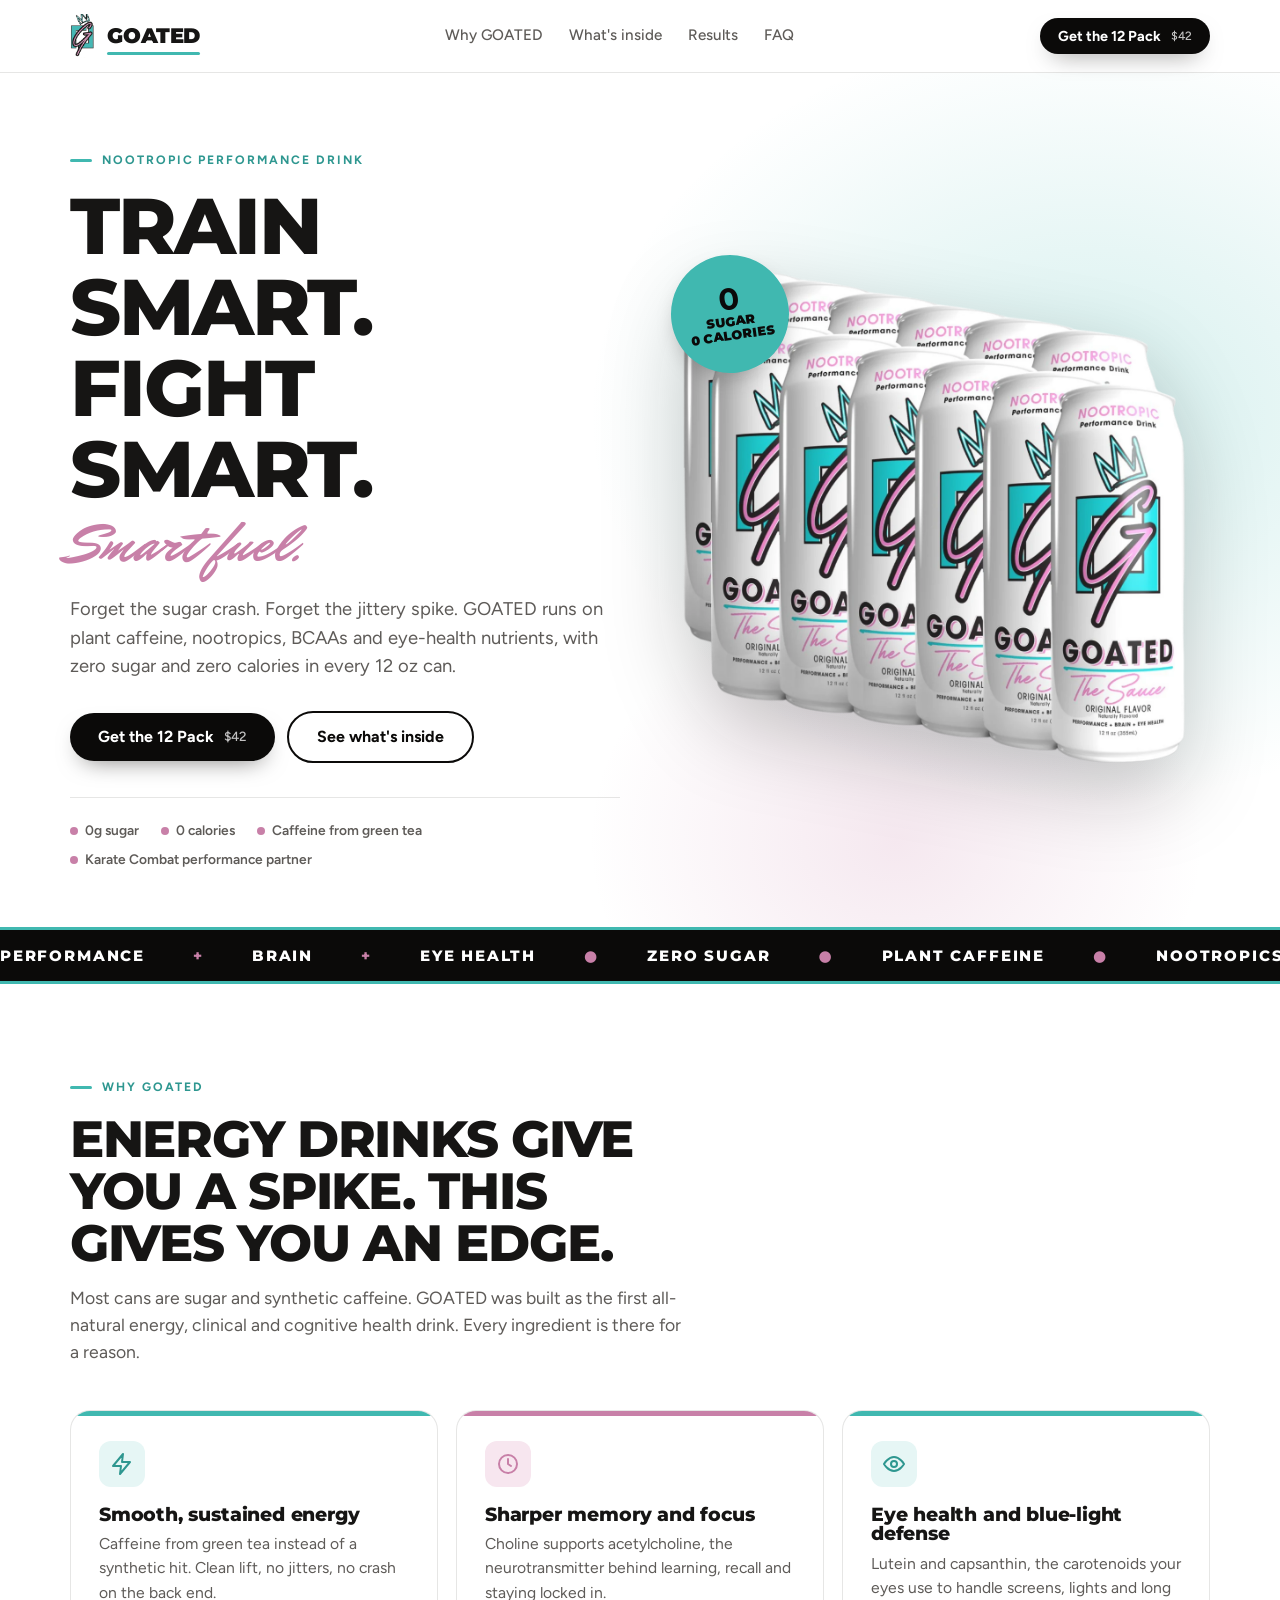
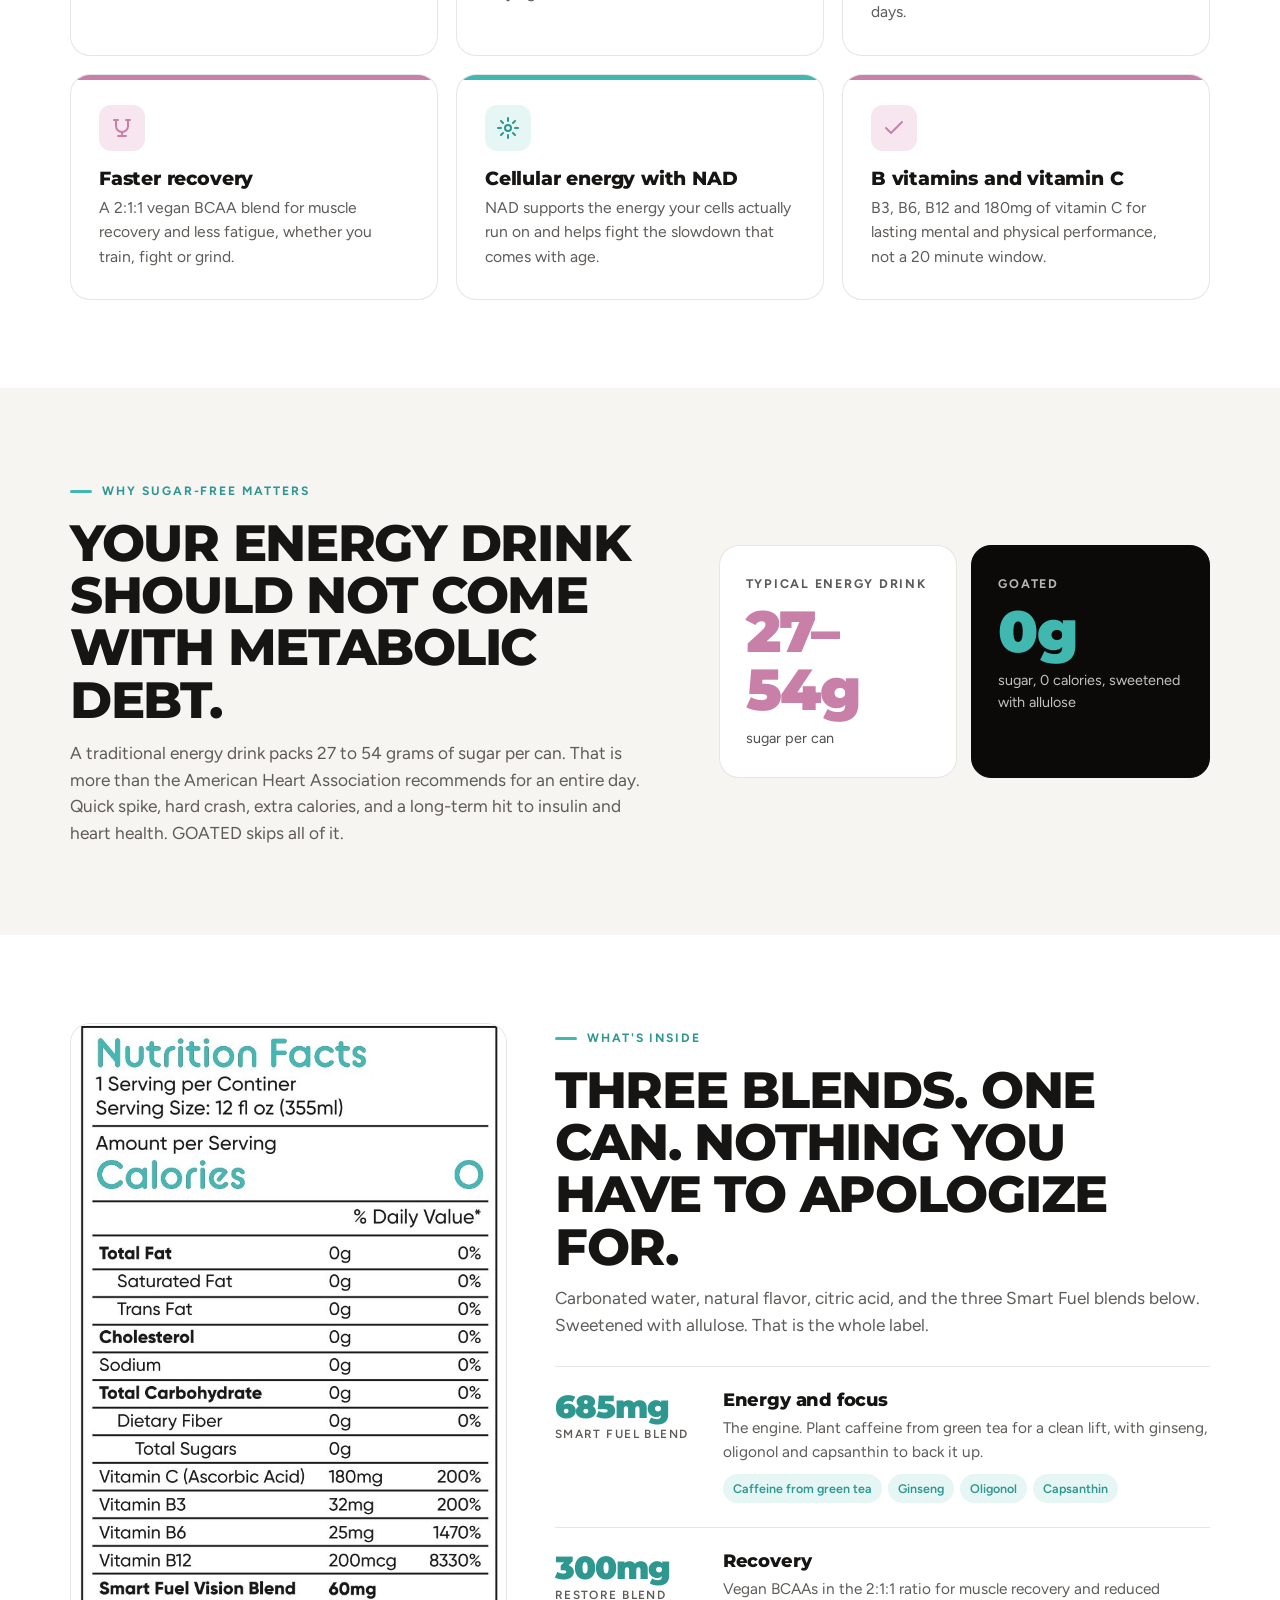
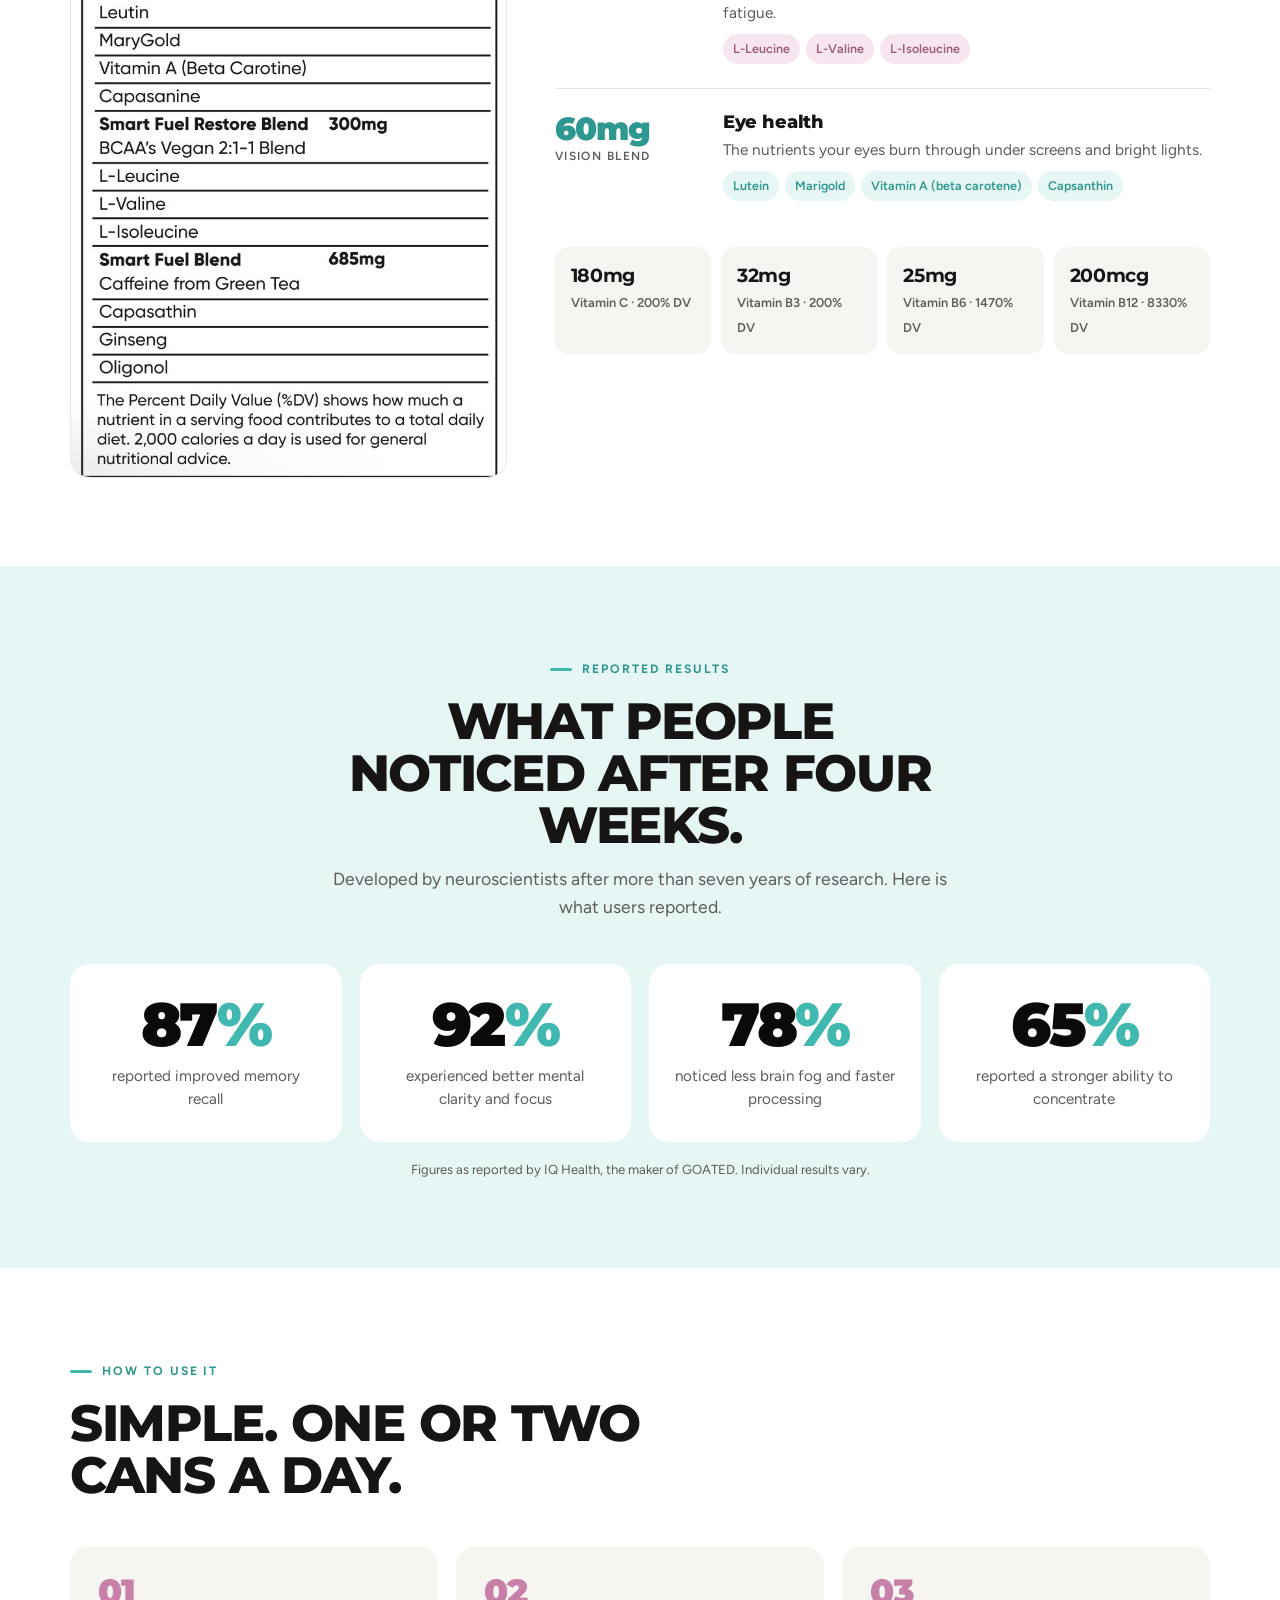
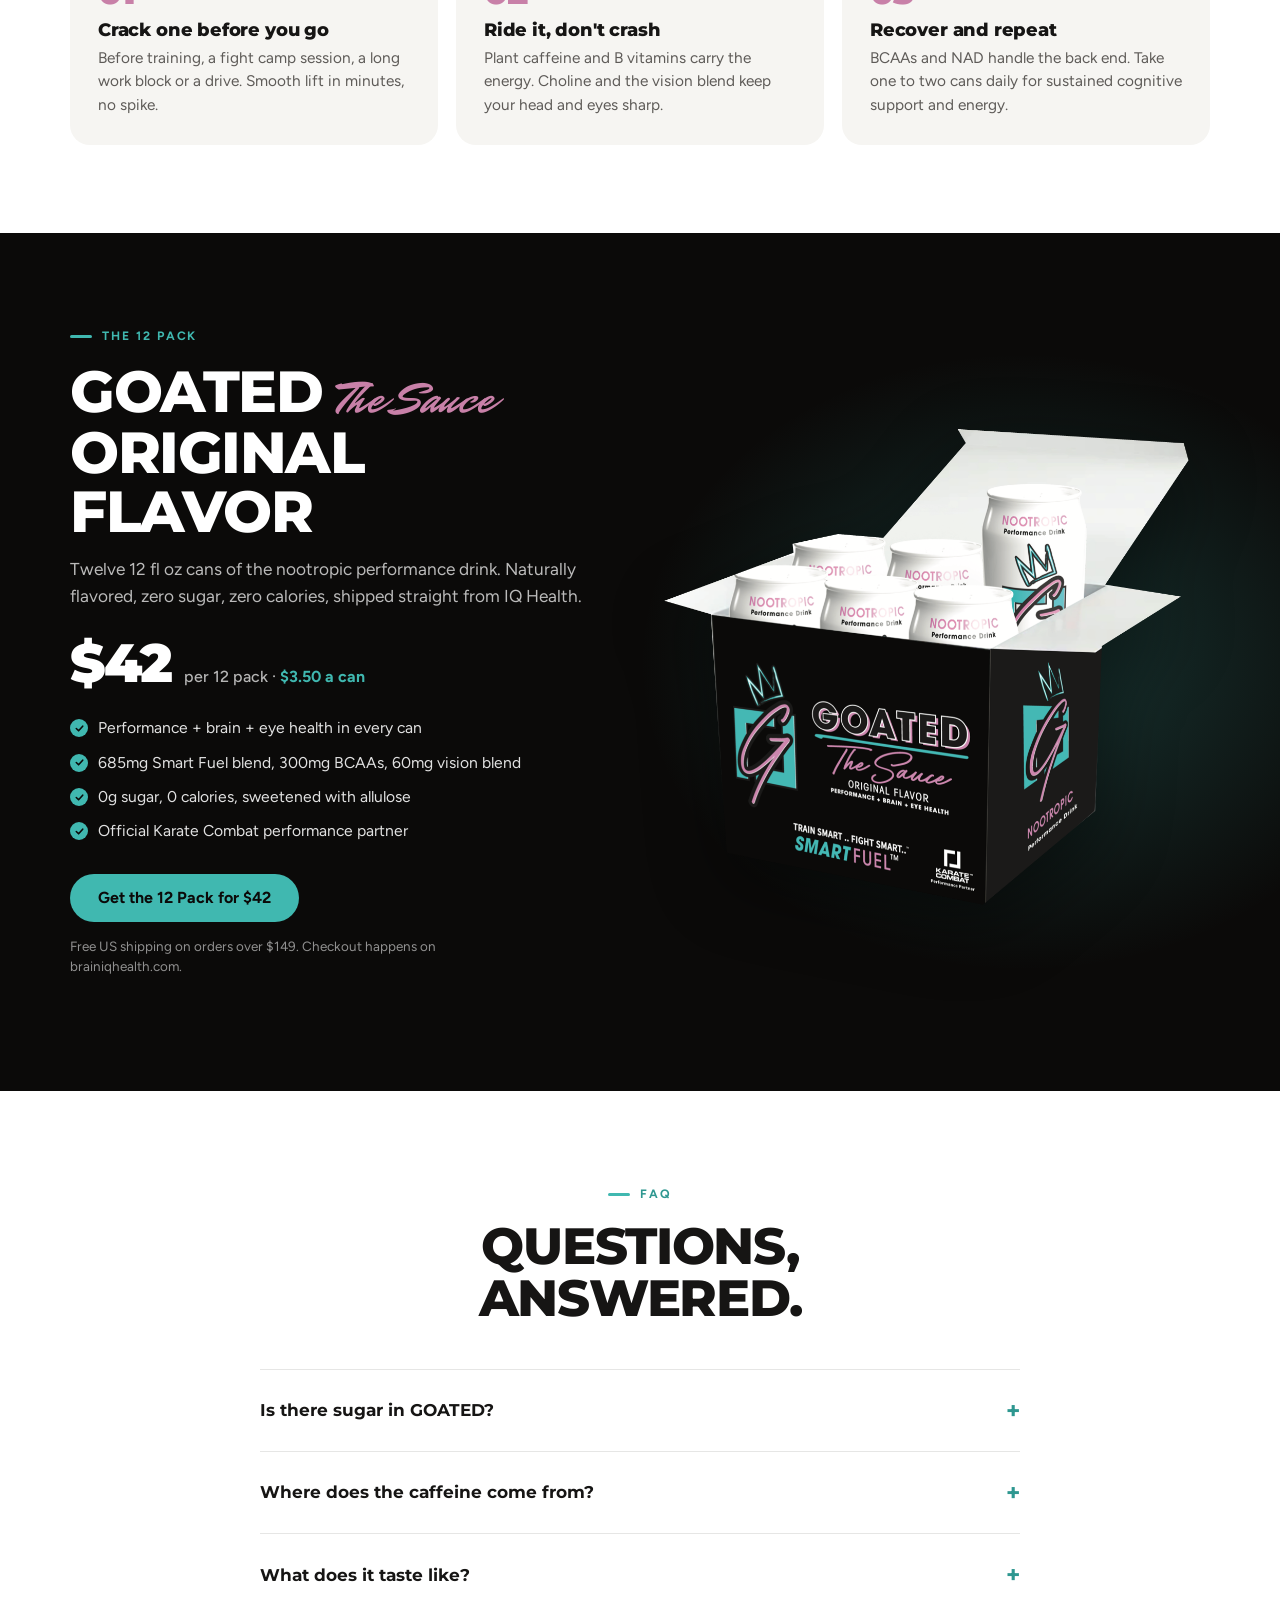
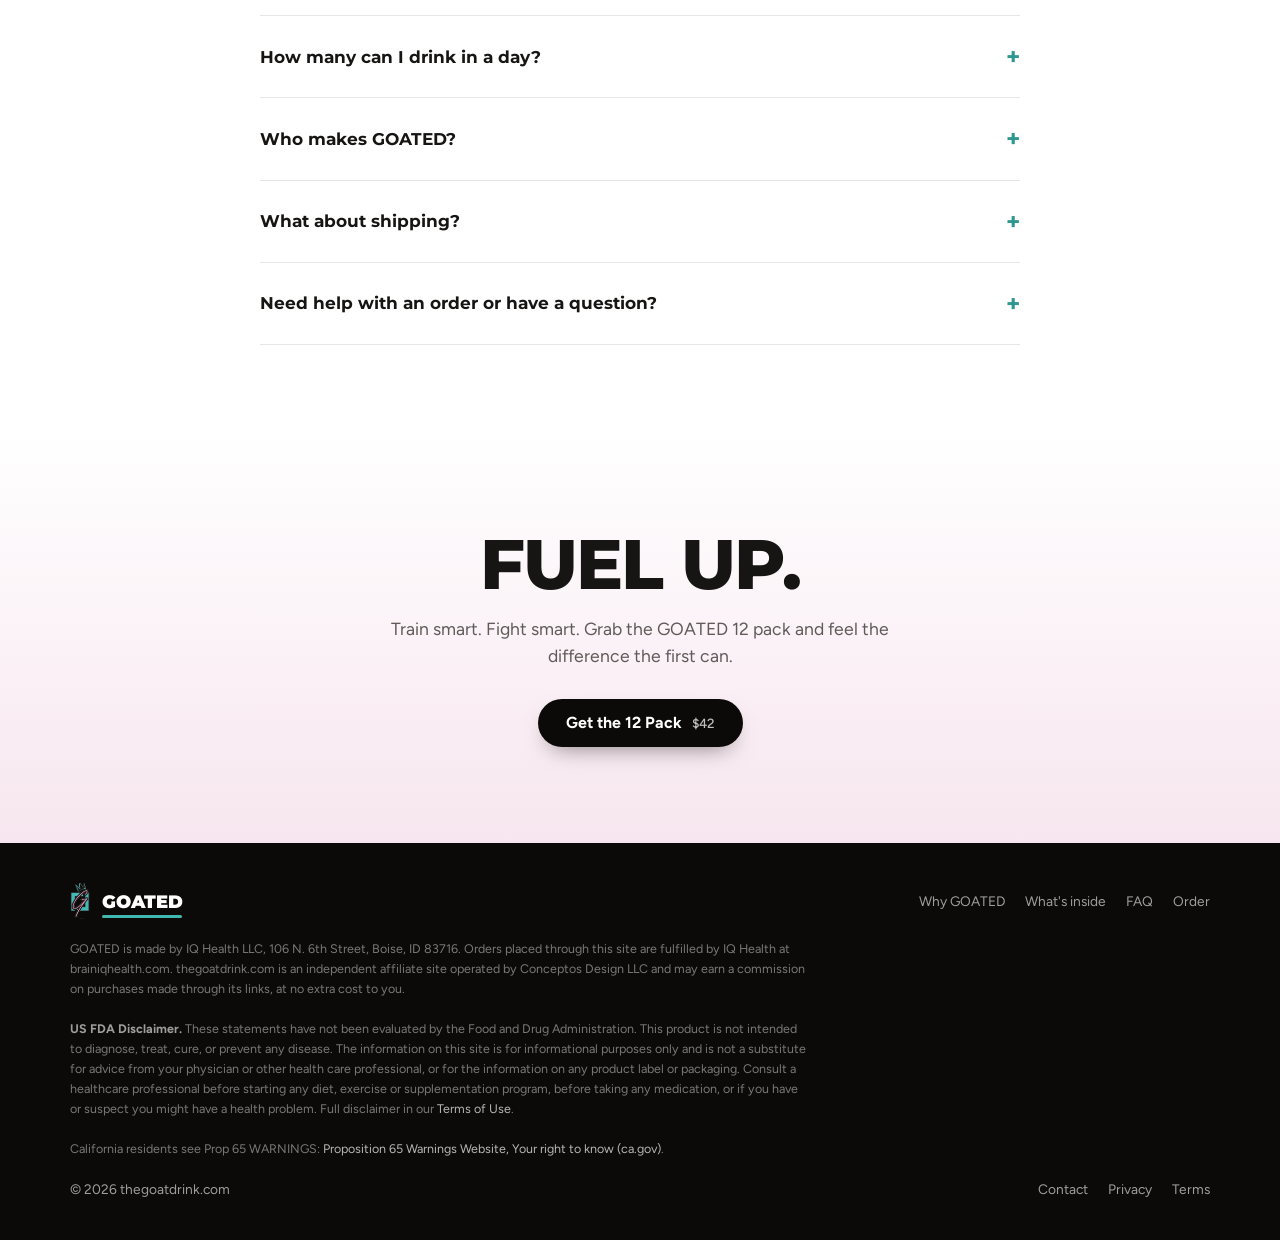
<file: index.html>
<!DOCTYPE html>
<html lang="en">
<head>
<meta charset="UTF-8">
<meta name="viewport" content="width=device-width, initial-scale=1.0">
<title>GOATED Nootropic Performance Drink | The GOAT Drink</title>
<meta name="description" content="GOATED is a zero sugar, zero calorie nootropic performance drink with plant caffeine, choline, lutein, BCAAs and NAD. Train smart, fight smart, smart fuel. 12 pack for $42.">
<link rel="canonical" href="https://thegoatdrink.com/">
<link rel="icon" href="assets/favicon.png">
<link rel="apple-touch-icon" href="assets/apple-touch-icon.png">
<meta property="og:title" content="GOATED Nootropic Performance Drink">
<meta property="og:description" content="Zero sugar. Zero calories. Plant caffeine, nootropics, BCAAs and eye health in a 12 oz can.">
<meta property="og:image" content="https://thegoatdrink.com/assets/og-image.jpg">
<meta property="og:url" content="https://thegoatdrink.com/">
<meta property="og:type" content="website">
<meta name="twitter:card" content="summary_large_image">
<link rel="preconnect" href="https://fonts.googleapis.com">
<link rel="preconnect" href="https://fonts.gstatic.com" crossorigin>
<link href="https://fonts.googleapis.com/css2?family=Montserrat:wght@700;800;900&family=Figtree:wght@400;500;600;700&family=Mr+Dafoe&display=swap" rel="stylesheet">
<style>
  /* ---- Brand tokens (sampled from the GOATED sell sheet) ---- */
  :root{
    --teal:#40b8b0;
    --teal-dark:#2e9790;
    --teal-tint:#e6f6f5;
    --pink:#c880a8;
    --pink-tint:#f7e6ef;
    --black:#0b0a09;
    --ink:#161514;
    --muted:#5e5b58;
    --paper:#ffffff;
    --paper-2:#f6f5f2;
    --line:rgba(11,10,9,.1);
    --radius:20px;
    --max:1140px;
    --head:"Montserrat",system-ui,sans-serif;
    --body:"Figtree",system-ui,sans-serif;
    --script:"Mr Dafoe",cursive;
  }
  *{box-sizing:border-box;margin:0;padding:0}
  html{scroll-behavior:smooth}
  body{background:var(--paper);color:var(--ink);font-family:var(--body);line-height:1.55;overflow-x:clip;-webkit-font-smoothing:antialiased}
  img{max-width:100%;display:block;height:auto}
  a{color:inherit;text-decoration:none}
  .wrap{width:min(100% - 32px,var(--max));margin-inline:auto}
  h1,h2,h3{font-family:var(--head);font-weight:800;letter-spacing:-.025em;line-height:1.02;text-transform:uppercase}
  h3{text-transform:none;letter-spacing:-.01em}
  .script{font-family:var(--script);font-weight:400;text-transform:none;letter-spacing:0;color:var(--pink)}
  .eyebrow{display:inline-flex;align-items:center;gap:10px;font-size:.76rem;font-weight:700;letter-spacing:.16em;text-transform:uppercase;color:var(--teal-dark);margin-bottom:16px}
  .eyebrow::before{content:"";width:22px;height:3px;background:var(--teal);border-radius:2px}
  .btn{display:inline-flex;align-items:center;justify-content:center;gap:10px;padding:16px 28px;border-radius:999px;font-weight:700;font-size:1rem;line-height:1;transition:transform .15s ease,box-shadow .15s ease,background .15s ease;white-space:nowrap}
  .btn:hover{transform:translateY(-2px)}
  .btn-primary{background:var(--black);color:#fff;box-shadow:0 10px 24px -12px rgba(11,10,9,.6)}
  .btn-primary:hover{background:#000}
  .btn-teal{background:var(--teal);color:var(--black)}
  .btn-teal:hover{background:#4cc7bf}
  .btn-ghost{border:2px solid var(--black);color:var(--black)}
  .btn-ghost:hover{background:var(--paper-2)}
  .btn small{font-weight:500;opacity:.75}

  /* ---- Nav ---- */
  .nav{position:sticky;top:0;z-index:50;background:rgba(255,255,255,.86);backdrop-filter:blur(12px);border-bottom:1px solid var(--line)}
  .nav .wrap{display:flex;align-items:center;justify-content:space-between;height:72px;gap:16px}
  .brand{display:flex;align-items:center;gap:10px;font-family:var(--head);font-weight:900;font-size:1.3rem;letter-spacing:-.02em}
  .brand img{height:44px;width:auto}
  .brand span{position:relative}
  .brand span::after{content:"";position:absolute;left:0;right:0;bottom:-3px;height:3px;background:var(--teal);border-radius:2px}
  .nav-links{display:flex;gap:26px;font-size:.95rem;font-weight:500;color:var(--muted)}
  .nav-links a:hover{color:var(--ink)}
  .nav .btn{padding:11px 18px;font-size:.9rem}
  @media (max-width:820px){.nav-links{display:none}.brand{font-size:1.1rem}.nav .btn{padding:10px 14px;font-size:.82rem}}

  /* ---- Hero ---- */
  .hero{position:relative;padding:72px 0 56px;overflow:hidden;background:
    radial-gradient(ellipse 60% 70% at 85% 40%,rgba(64,184,176,.22),transparent 65%),
    radial-gradient(ellipse 40% 50% at 70% 90%,rgba(200,128,168,.18),transparent 60%),var(--paper)}
  .hero .wrap{display:grid;grid-template-columns:1fr 1fr;gap:40px;align-items:center}
  .hero h1{font-size:clamp(2.7rem,6.2vw,5rem);margin-bottom:20px}
  .hero h1 .script{display:block;font-size:.72em;margin-top:.05em;line-height:1.1}
  .hero p.lead{font-size:1.15rem;color:var(--muted);max-width:50ch;margin-bottom:30px}
  .hero-ctas{display:flex;gap:12px;flex-wrap:wrap;align-items:center}
  .hero-art{position:relative}
  .hero-art picture{display:block}.hero-art img{width:100%;max-width:560px;margin-inline:auto;filter:drop-shadow(0 30px 40px rgba(11,10,9,.22))}
  .stamp{position:absolute;top:4%;left:2%;width:118px;height:118px;border-radius:50%;background:var(--teal);color:var(--black);display:grid;place-items:center;text-align:center;font-family:var(--head);font-weight:900;font-size:.8rem;line-height:1.1;text-transform:uppercase;transform:rotate(-8deg);box-shadow:0 10px 24px -10px rgba(11,10,9,.4)}
  .stamp b{display:block;font-size:1.9rem;line-height:1}
  .proof{display:flex;flex-wrap:wrap;gap:8px 22px;margin-top:34px;padding-top:22px;border-top:1px solid var(--line);font-size:.86rem;font-weight:600;color:var(--muted)}
  .proof span{display:inline-flex;align-items:center;gap:7px}
  .proof span::before{content:"";width:8px;height:8px;border-radius:50%;background:var(--pink)}
  @media (max-width:860px){.hero{padding:40px 0 48px}.hero .wrap{grid-template-columns:1fr}.hero-art{order:-1}.hero-art img{max-width:440px}.stamp{width:96px;height:96px;font-size:.68rem}.stamp b{font-size:1.5rem}}

  /* ---- Ticker ---- */
  .ticker{background:var(--black);color:#fff;overflow:hidden;padding:14px 0;border-block:3px solid var(--teal)}
  .ticker-track{display:flex;gap:48px;white-space:nowrap;font-family:var(--head);font-weight:800;font-size:.95rem;letter-spacing:.12em;text-transform:uppercase;animation:tick 32s linear infinite;width:max-content}
  .ticker-track span{display:inline-flex;align-items:center;gap:48px}
  .ticker-track i{font-style:normal;color:var(--pink)}
  @keyframes tick{to{transform:translateX(-50%)}}
  @media (prefers-reduced-motion:reduce){.ticker-track{animation:none}}

  /* ---- Sections ---- */
  section{padding:88px 0}
  .section-head{max-width:62ch;margin-bottom:44px}
  .section-head h2{font-size:clamp(2rem,4.4vw,3.2rem);margin-bottom:14px}
  .section-head p{color:var(--muted);font-size:1.1rem}
  .center{text-align:center;margin-inline:auto}

  .grid-3{display:grid;grid-template-columns:repeat(3,1fr);gap:18px}
  .card{background:var(--paper);border:1px solid var(--line);border-radius:var(--radius);padding:30px 28px;position:relative;overflow:hidden}
  .card::before{content:"";position:absolute;top:0;left:0;width:100%;height:5px;background:var(--teal)}
  .card:nth-child(even)::before{background:var(--pink)}
  .card .ico{width:46px;height:46px;border-radius:12px;background:var(--teal-tint);display:grid;place-items:center;margin-bottom:18px;color:var(--teal-dark)}
  .card:nth-child(even) .ico{background:var(--pink-tint);color:var(--pink)}
  .card h3{font-size:1.2rem;margin-bottom:8px}
  .card p{color:var(--muted);font-size:.98rem}
  @media (max-width:860px){.grid-3{grid-template-columns:1fr 1fr}}
  @media (max-width:560px){.grid-3{grid-template-columns:1fr}}

  /* Sugar */
  .sugar{background:var(--paper-2)}
  .sugar .wrap{display:grid;grid-template-columns:1.1fr .9fr;gap:48px;align-items:center}
  .compare{display:grid;grid-template-columns:1fr 1fr;gap:14px}
  .cmp{border-radius:var(--radius);padding:28px 26px;background:var(--paper);border:1px solid var(--line)}
  .cmp.bad{background:#fff}
  .cmp.good{background:var(--black);color:#fff;border-color:var(--black)}
  .cmp .lbl{font-size:.78rem;font-weight:700;letter-spacing:.14em;text-transform:uppercase;opacity:.7;margin-bottom:10px}
  .cmp .big{font-family:var(--head);font-weight:900;font-size:clamp(2.4rem,5vw,3.6rem);line-height:1;letter-spacing:-.03em}
  .cmp.bad .big{color:var(--pink)}
  .cmp.good .big{color:var(--teal)}
  .cmp .sub{margin-top:8px;font-size:.9rem;opacity:.75}
  @media (max-width:860px){.sugar .wrap{grid-template-columns:1fr}}

  /* Inside */
  .inside .wrap{display:grid;grid-template-columns:.8fr 1.2fr;gap:48px;align-items:start}
  .facts-img{border-radius:var(--radius);border:1px solid var(--line);overflow:hidden;background:#fff;position:sticky;top:96px}
  .blend{display:grid;grid-template-columns:150px 1fr;gap:18px;padding:24px 0;border-top:1px solid var(--line)}
  .blend:last-of-type{border-bottom:1px solid var(--line)}
  .blend .mg{font-family:var(--head);font-weight:900;font-size:2rem;line-height:1;letter-spacing:-.03em;color:var(--teal-dark)}
  .blend .mg small{display:block;font-family:var(--body);font-weight:600;font-size:.74rem;letter-spacing:.12em;text-transform:uppercase;color:var(--muted);margin-top:6px}
  .blend h3{font-size:1.15rem;margin-bottom:6px}
  .blend p{color:var(--muted);font-size:.96rem}
  .blend .tags{display:flex;flex-wrap:wrap;gap:6px;margin-top:10px}
  .blend .tags span{font-size:.78rem;font-weight:600;padding:5px 10px;border-radius:999px;background:var(--teal-tint);color:var(--teal-dark)}
  .blend:nth-child(odd) .tags span{background:var(--pink-tint);color:#9c5a80}
  .vits{display:flex;flex-wrap:wrap;gap:10px;margin-top:22px}
  .vits div{flex:1 1 120px;background:var(--paper-2);border-radius:14px;padding:14px 16px}
  .vits b{display:block;font-family:var(--head);font-size:1.2rem;letter-spacing:-.02em}
  .vits small{color:var(--muted);font-size:.8rem;font-weight:600}
  @media (max-width:860px){.inside .wrap{grid-template-columns:1fr}.facts-img{position:static;max-width:420px}.blend{grid-template-columns:1fr;gap:8px}}

  /* Results */
  .results{background:var(--teal-tint)}
  .stats{display:grid;grid-template-columns:repeat(4,1fr);gap:18px}
  .stat{background:#fff;border-radius:var(--radius);padding:30px 24px;text-align:center}
  .stat b{display:block;font-family:var(--head);font-weight:900;font-size:clamp(2.6rem,5vw,3.8rem);line-height:1;letter-spacing:-.04em;color:var(--black)}
  .stat b i{font-style:normal;color:var(--teal)}
  .stat p{margin-top:10px;color:var(--muted);font-size:.95rem}
  .note{font-size:.82rem;color:var(--muted);margin-top:18px;text-align:center}
  @media (max-width:860px){.stats{grid-template-columns:1fr 1fr}}

  /* How */
  .how .steps{display:grid;grid-template-columns:repeat(3,1fr);gap:18px;counter-reset:s}
  .step{padding:28px;border-radius:var(--radius);background:var(--paper-2);counter-increment:s}
  .step::before{content:"0" counter(s);font-family:var(--head);font-weight:900;font-size:2.2rem;color:var(--pink);letter-spacing:-.04em;display:block;margin-bottom:12px;line-height:1}
  .step h3{font-size:1.15rem;margin-bottom:6px}
  .step p{color:var(--muted);font-size:.96rem}
  @media (max-width:860px){.how .steps{grid-template-columns:1fr}}

  /* Offer */
  .offer{background:var(--black);color:#fff;position:relative;overflow:hidden}
  .offer::after{content:"";position:absolute;inset:0;background:radial-gradient(ellipse 50% 60% at 80% 50%,rgba(64,184,176,.25),transparent 60%);pointer-events:none}
  .offer .wrap{display:grid;grid-template-columns:1fr 1fr;gap:48px;align-items:center;position:relative;z-index:1}
  .offer .eyebrow{color:var(--teal)}
  .offer h2{font-size:clamp(2.2rem,5vw,3.6rem);margin-bottom:16px}
  .offer h2 .script{font-size:.8em}
  .offer p{color:rgba(255,255,255,.72);max-width:48ch;margin-bottom:26px;font-size:1.08rem}
  .pricebox{display:flex;align-items:baseline;gap:14px;flex-wrap:wrap;margin-bottom:26px}
  .pricebox .p{font-family:var(--head);font-weight:900;font-size:3.4rem;line-height:1;letter-spacing:-.04em;color:#fff}
  .pricebox .per{font-size:1rem;color:rgba(255,255,255,.7);font-weight:500}
  .pricebox .per b{color:var(--teal)}
  .offer ul{list-style:none;display:grid;gap:10px;margin:0 0 30px;font-size:.98rem}
  .offer li{display:flex;gap:10px;align-items:center;color:rgba(255,255,255,.88)}
  .offer li::before{content:"";flex:0 0 18px;height:18px;border-radius:50%;background:var(--teal) url("data:image/svg+xml,%3Csvg xmlns='http://www.w3.org/2000/svg' viewBox='0 0 24 24' fill='none' stroke='%230b0a09' stroke-width='3.5' stroke-linecap='round' stroke-linejoin='round'%3E%3Cpath d='M5 12l5 5L19 7'/%3E%3C/svg%3E") center/11px no-repeat}
  .offer .ship{font-size:.84rem;color:rgba(255,255,255,.55);margin-top:14px}
  .offer-art img{width:100%;max-width:560px;margin-inline:auto;filter:drop-shadow(0 24px 36px rgba(0,0,0,.45))}
  @media (max-width:860px){.offer .wrap{grid-template-columns:1fr}.offer-art img{max-width:420px}}

  /* FAQ */
  .faq{max-width:760px;margin-inline:auto}
  details{border-top:1px solid var(--line);padding:4px 0}
  details:last-of-type{border-bottom:1px solid var(--line)}
  summary{cursor:pointer;list-style:none;display:flex;justify-content:space-between;align-items:center;gap:16px;padding:18px 0;font-family:var(--head);font-weight:700;font-size:1.05rem}
  summary::-webkit-details-marker{display:none}
  summary::after{content:"+";font-size:1.5rem;color:var(--teal-dark);flex:0 0 auto;transition:transform .2s}
  details[open] summary::after{transform:rotate(45deg)}
  details p{padding:0 0 20px;color:var(--muted);max-width:62ch}

  /* Final CTA */
  .final{text-align:center;padding:96px 0;background:linear-gradient(180deg,var(--paper),var(--pink-tint))}
  .final h2{font-size:clamp(2.4rem,6vw,4.4rem);margin-bottom:14px}
  .final p{color:var(--muted);font-size:1.1rem;max-width:46ch;margin:0 auto 30px}

  footer{background:var(--black);color:rgba(255,255,255,.6);padding:40px 0;font-size:.86rem}
  footer .wrap{display:grid;gap:20px}
  footer .row{display:flex;justify-content:space-between;gap:16px;flex-wrap:wrap;align-items:center}
  footer nav{display:flex;gap:20px}
  footer nav a:hover{color:#fff}
  footer .legal{font-size:.78rem;line-height:1.6;max-width:92ch;color:rgba(255,255,255,.45)}
  footer .brand{color:#fff;font-size:1.1rem}
  footer .brand img{height:36px}
</style>
</head>
<body>

<header class="nav">
  <div class="wrap">
    <a class="brand" href="#top"><img src="assets/logo-mark.png" alt="GOATED crown G logo"><span>GOATED</span></a>
    <nav class="nav-links">
      <a href="#why">Why GOATED</a>
      <a href="#inside">What's inside</a>
      <a href="#results">Results</a>
      <a href="#faq">FAQ</a>
    </nav>
    <a class="btn btn-primary cta" href="/go" rel="nofollow sponsored">Get the 12 Pack <small>$42</small></a>
  </div>
</header>

<main id="top">

  <section class="hero">
    <div class="wrap">
      <div>
        <span class="eyebrow">Nootropic Performance Drink</span>
        <h1>Train smart.<br>Fight smart.<span class="script">Smart fuel.</span></h1>
        <p class="lead">Forget the sugar crash. Forget the jittery spike. GOATED runs on plant caffeine, nootropics, BCAAs and eye-health nutrients, with zero sugar and zero calories in every 12 oz can.</p>
        <div class="hero-ctas">
          <a class="btn btn-primary cta" href="/go" rel="nofollow sponsored">Get the 12 Pack <small>$42</small></a>
          <a class="btn btn-ghost" href="#inside">See what's inside</a>
        </div>
        <div class="proof">
          <span>0g sugar</span><span>0 calories</span><span>Caffeine from green tea</span><span>Karate Combat performance partner</span>
        </div>
      </div>
      <div class="hero-art">
        <picture><source srcset="images/goated12pack.webp" type="image/webp"><img src="images/goated12pack.png" alt="GOATED The Sauce nootropic performance drink, 12 pack of white cans" width="1250" height="1250" fetchpriority="high"></picture>
        <div class="stamp" aria-hidden="true"><div><b>0</b>sugar<br>0 calories</div></div>
      </div>
    </div>
  </section>

  <div class="ticker" aria-hidden="true">
    <div class="ticker-track">
      <span>Performance <i>+</i> Brain <i>+</i> Eye Health <i>&#9679;</i> Zero Sugar <i>&#9679;</i> Plant Caffeine <i>&#9679;</i> Nootropics <i>&#9679;</i> BCAAs <i>&#9679;</i> NAD <i>&#9679;</i> Train Smart, Fight Smart <i>&#9679;</i></span>
      <span>Performance <i>+</i> Brain <i>+</i> Eye Health <i>&#9679;</i> Zero Sugar <i>&#9679;</i> Plant Caffeine <i>&#9679;</i> Nootropics <i>&#9679;</i> BCAAs <i>&#9679;</i> NAD <i>&#9679;</i> Train Smart, Fight Smart <i>&#9679;</i></span>
    </div>
  </div>

  <section id="why">
    <div class="wrap">
      <div class="section-head">
        <span class="eyebrow">Why GOATED</span>
        <h2>Energy drinks give you a spike. This gives you an edge.</h2>
        <p>Most cans are sugar and synthetic caffeine. GOATED was built as the first all-natural energy, clinical and cognitive health drink. Every ingredient is there for a reason.</p>
      </div>
      <div class="grid-3">
        <article class="card">
          <div class="ico"><svg width="24" height="24" viewBox="0 0 24 24" fill="none" stroke="currentColor" stroke-width="2" stroke-linecap="round" stroke-linejoin="round"><path d="M13 2L3 14h8l-1 8 10-12h-8l1-8z"/></svg></div>
          <h3>Smooth, sustained energy</h3>
          <p>Caffeine from green tea instead of a synthetic hit. Clean lift, no jitters, no crash on the back end.</p>
        </article>
        <article class="card">
          <div class="ico"><svg width="24" height="24" viewBox="0 0 24 24" fill="none" stroke="currentColor" stroke-width="2" stroke-linecap="round" stroke-linejoin="round"><circle cx="12" cy="12" r="9"/><path d="M12 7v5l3 2"/></svg></div>
          <h3>Sharper memory and focus</h3>
          <p>Choline supports acetylcholine, the neurotransmitter behind learning, recall and staying locked in.</p>
        </article>
        <article class="card">
          <div class="ico"><svg width="24" height="24" viewBox="0 0 24 24" fill="none" stroke="currentColor" stroke-width="2" stroke-linecap="round" stroke-linejoin="round"><path d="M2 12s4-7 10-7 10 7 10 7-4 7-10 7S2 12 2 12z"/><circle cx="12" cy="12" r="3"/></svg></div>
          <h3>Eye health and blue-light defense</h3>
          <p>Lutein and capsanthin, the carotenoids your eyes use to handle screens, lights and long days.</p>
        </article>
        <article class="card">
          <div class="ico"><svg width="24" height="24" viewBox="0 0 24 24" fill="none" stroke="currentColor" stroke-width="2" stroke-linecap="round" stroke-linejoin="round"><path d="M6 4v6a6 6 0 0 0 12 0V4"/><path d="M4 4h4M16 4h4M12 16v4M8 20h8"/></svg></div>
          <h3>Faster recovery</h3>
          <p>A 2:1:1 vegan BCAA blend for muscle recovery and less fatigue, whether you train, fight or grind.</p>
        </article>
        <article class="card">
          <div class="ico"><svg width="24" height="24" viewBox="0 0 24 24" fill="none" stroke="currentColor" stroke-width="2" stroke-linecap="round" stroke-linejoin="round"><circle cx="12" cy="12" r="3"/><path d="M12 2v3M12 19v3M2 12h3M19 12h3M5 5l2 2M17 17l2 2M5 19l2-2M17 7l2-2"/></svg></div>
          <h3>Cellular energy with NAD</h3>
          <p>NAD supports the energy your cells actually run on and helps fight the slowdown that comes with age.</p>
        </article>
        <article class="card">
          <div class="ico"><svg width="24" height="24" viewBox="0 0 24 24" fill="none" stroke="currentColor" stroke-width="2" stroke-linecap="round" stroke-linejoin="round"><path d="M20 6L9 17l-5-5"/></svg></div>
          <h3>B vitamins and vitamin C</h3>
          <p>B3, B6, B12 and 180mg of vitamin C for lasting mental and physical performance, not a 20 minute window.</p>
        </article>
      </div>
    </div>
  </section>

  <section class="sugar">
    <div class="wrap">
      <div>
        <span class="eyebrow">Why sugar-free matters</span>
        <h2 style="font-size:clamp(2rem,4.4vw,3.2rem);margin-bottom:14px">Your energy drink should not come with metabolic debt.</h2>
        <p style="color:var(--muted);font-size:1.08rem;max-width:52ch">A traditional energy drink packs 27 to 54 grams of sugar per can. That is more than the American Heart Association recommends for an entire day. Quick spike, hard crash, extra calories, and a long-term hit to insulin and heart health. GOATED skips all of it.</p>
      </div>
      <div class="compare">
        <div class="cmp bad"><div class="lbl">Typical energy drink</div><div class="big">27&ndash;54g</div><div class="sub">sugar per can</div></div>
        <div class="cmp good"><div class="lbl">GOATED</div><div class="big">0g</div><div class="sub">sugar, 0 calories, sweetened with allulose</div></div>
      </div>
    </div>
  </section>

  <section id="inside" class="inside">
    <div class="wrap">
      <div class="facts-img"><img src="images/nutrition-facts.jpg" alt="GOATED nutrition facts panel: 0 calories, 0g sugar, vitamin C, B3, B6, B12, Smart Fuel blends" width="669" height="1620" loading="lazy"></div>
      <div>
        <span class="eyebrow">What's inside</span>
        <h2 style="font-size:clamp(2rem,4.4vw,3.2rem);margin-bottom:12px">Three blends. One can. Nothing you have to apologize for.</h2>
        <p style="color:var(--muted);font-size:1.08rem;margin-bottom:28px">Carbonated water, natural flavor, citric acid, and the three Smart Fuel blends below. Sweetened with allulose. That is the whole label.</p>

        <div class="blend">
          <div class="mg">685mg<small>Smart Fuel Blend</small></div>
          <div><h3>Energy and focus</h3><p>The engine. Plant caffeine from green tea for a clean lift, with ginseng, oligonol and capsanthin to back it up.</p>
            <div class="tags"><span>Caffeine from green tea</span><span>Ginseng</span><span>Oligonol</span><span>Capsanthin</span></div></div>
        </div>
        <div class="blend">
          <div class="mg">300mg<small>Restore Blend</small></div>
          <div><h3>Recovery</h3><p>Vegan BCAAs in the 2:1:1 ratio for muscle recovery and reduced fatigue.</p>
            <div class="tags"><span>L-Leucine</span><span>L-Valine</span><span>L-Isoleucine</span></div></div>
        </div>
        <div class="blend">
          <div class="mg">60mg<small>Vision Blend</small></div>
          <div><h3>Eye health</h3><p>The nutrients your eyes burn through under screens and bright lights.</p>
            <div class="tags"><span>Lutein</span><span>Marigold</span><span>Vitamin A (beta carotene)</span><span>Capsanthin</span></div></div>
        </div>

        <div class="vits">
          <div><b>180mg</b><small>Vitamin C &middot; 200% DV</small></div>
          <div><b>32mg</b><small>Vitamin B3 &middot; 200% DV</small></div>
          <div><b>25mg</b><small>Vitamin B6 &middot; 1470% DV</small></div>
          <div><b>200mcg</b><small>Vitamin B12 &middot; 8330% DV</small></div>
        </div>
      </div>
    </div>
  </section>

  <section id="results" class="results">
    <div class="wrap">
      <div class="section-head center">
        <span class="eyebrow" style="justify-content:center">Reported results</span>
        <h2>What people noticed after four weeks.</h2>
        <p>Developed by neuroscientists after more than seven years of research. Here is what users reported.</p>
      </div>
      <div class="stats">
        <div class="stat"><b>87<i>%</i></b><p>reported improved memory recall</p></div>
        <div class="stat"><b>92<i>%</i></b><p>experienced better mental clarity and focus</p></div>
        <div class="stat"><b>78<i>%</i></b><p>noticed less brain fog and faster processing</p></div>
        <div class="stat"><b>65<i>%</i></b><p>reported a stronger ability to concentrate</p></div>
      </div>
      <p class="note">Figures as reported by IQ Health, the maker of GOATED. Individual results vary.</p>
    </div>
  </section>

  <section class="how">
    <div class="wrap">
      <div class="section-head">
        <span class="eyebrow">How to use it</span>
        <h2>Simple. One or two cans a day.</h2>
      </div>
      <div class="steps">
        <div class="step"><h3>Crack one before you go</h3><p>Before training, a fight camp session, a long work block or a drive. Smooth lift in minutes, no spike.</p></div>
        <div class="step"><h3>Ride it, don't crash</h3><p>Plant caffeine and B vitamins carry the energy. Choline and the vision blend keep your head and eyes sharp.</p></div>
        <div class="step"><h3>Recover and repeat</h3><p>BCAAs and NAD handle the back end. Take one to two cans daily for sustained cognitive support and energy.</p></div>
      </div>
    </div>
  </section>

  <section id="buy" class="offer">
    <div class="wrap">
      <div>
        <span class="eyebrow">The 12 Pack</span>
        <h2>GOATED <span class="script">The Sauce</span><br>Original flavor</h2>
        <p>Twelve 12 fl oz cans of the nootropic performance drink. Naturally flavored, zero sugar, zero calories, shipped straight from IQ Health.</p>
        <div class="pricebox"><span class="p">$42</span><span class="per">per 12 pack &middot; <b>$3.50 a can</b></span></div>
        <ul>
          <li>Performance + brain + eye health in every can</li>
          <li>685mg Smart Fuel blend, 300mg BCAAs, 60mg vision blend</li>
          <li>0g sugar, 0 calories, sweetened with allulose</li>
          <li>Official Karate Combat performance partner</li>
        </ul>
        <a class="btn btn-teal cta" href="/go" rel="nofollow sponsored">Get the 12 Pack for $42</a>
        <p class="ship">Free US shipping on orders over $149. Checkout happens on brainiqhealth.com.</p>
      </div>
      <div class="offer-art"><img src="images/goatedbox.png" alt="GOATED The Sauce 12 pack box, open, with cans inside" width="1063" height="944" loading="lazy"></div>
    </div>
  </section>

  <section id="faq">
    <div class="wrap">
      <div class="section-head center">
        <span class="eyebrow" style="justify-content:center">FAQ</span>
        <h2>Questions, answered.</h2>
      </div>
      <div class="faq">
        <details>
          <summary>Is there sugar in GOATED?</summary>
          <p>No. Zero grams of sugar and zero calories per can. It is sweetened with allulose, a rare sugar your body does not metabolize like regular sugar.</p>
        </details>
        <details>
          <summary>Where does the caffeine come from?</summary>
          <p>Green tea. It is part of the 685mg Smart Fuel blend along with ginseng, oligonol and capsanthin. Plant caffeine delivers a smoother lift than the synthetic caffeine in most energy drinks.</p>
        </details>
        <details>
          <summary>What does it taste like?</summary>
          <p>The flavor is called The Sauce. It is the original, naturally flavored GOATED. Light, crisp and carbonated, not syrupy.</p>
        </details>
        <details>
          <summary>How many can I drink in a day?</summary>
          <p>IQ Health recommends one to two cans daily for sustained cognitive support and energy.</p>
        </details>
        <details>
          <summary>Who makes GOATED?</summary>
          <p>IQ Health LLC in Boise, Idaho. GOATED is the official performance partner of Karate Combat. Your order ships from IQ Health.</p>
        </details>
        <details>
          <summary>What about shipping?</summary>
          <p>Orders ship within the US. Shipping is free on orders over $149, so two or more 12 packs ship free. Full shipping and return details are on the checkout page.</p>
        </details>
        <details>
          <summary>Need help with an order or have a question?</summary>
          <p>Email <a href="mailto:steve@conceptosdesign.com" style="color:var(--teal-dark);text-decoration:underline">steve@conceptosdesign.com</a> and we will get you sorted.</p>
        </details>
      </div>
    </div>
  </section>

  <section class="final">
    <div class="wrap">
      <h2>Fuel up.</h2>
      <p>Train smart. Fight smart. Grab the GOATED 12 pack and feel the difference the first can.</p>
      <a class="btn btn-primary cta" href="/go" rel="nofollow sponsored">Get the 12 Pack <small>$42</small></a>
    </div>
  </section>

</main>

<footer>
  <div class="wrap">
    <div class="row">
      <a class="brand" href="#top"><img src="assets/logo-mark.png" alt=""><span style="color:#fff">GOATED</span></a>
      <nav><a href="#why">Why GOATED</a><a href="#inside">What's inside</a><a href="#faq">FAQ</a><a class="cta" href="/go" rel="nofollow sponsored">Order</a></nav>
    </div>
    <p class="legal">GOATED is made by IQ Health LLC, 106 N. 6th Street, Boise, ID 83716. Orders placed through this site are fulfilled by IQ Health at brainiqhealth.com. thegoatdrink.com is an independent affiliate site operated by Conceptos Design LLC and may earn a commission on purchases made through its links, at no extra cost to you.</p>
    <p class="legal"><strong style="color:rgba(255,255,255,.6)">US FDA Disclaimer.</strong> These statements have not been evaluated by the Food and Drug Administration. This product is not intended to diagnose, treat, cure, or prevent any disease. The information on this site is for informational purposes only and is not a substitute for advice from your physician or other health care professional, or for the information on any product label or packaging. Consult a healthcare professional before starting any diet, exercise or supplementation program, before taking any medication, or if you have or suspect you might have a health problem. Full disclaimer in our <a href="/terms#fda" style="color:rgba(255,255,255,.7)">Terms of Use</a>.</p>
    <p class="legal">California residents see Prop 65 WARNINGS: <a href="https://www.p65warnings.ca.gov/" target="_blank" rel="noopener" style="color:rgba(255,255,255,.7)">Proposition 65 Warnings Website, Your right to know (ca.gov)</a>.</p>
    <div class="row"><span>&copy; <span id="yr"></span> thegoatdrink.com</span><nav><a href="mailto:steve@conceptosdesign.com">Contact</a><a href="/privacy">Privacy</a><a href="/terms">Terms</a></nav></div>
  </div>
</footer>

<script>document.getElementById('yr').textContent = new Date().getFullYear();</script>
</body>
</html>
</file>
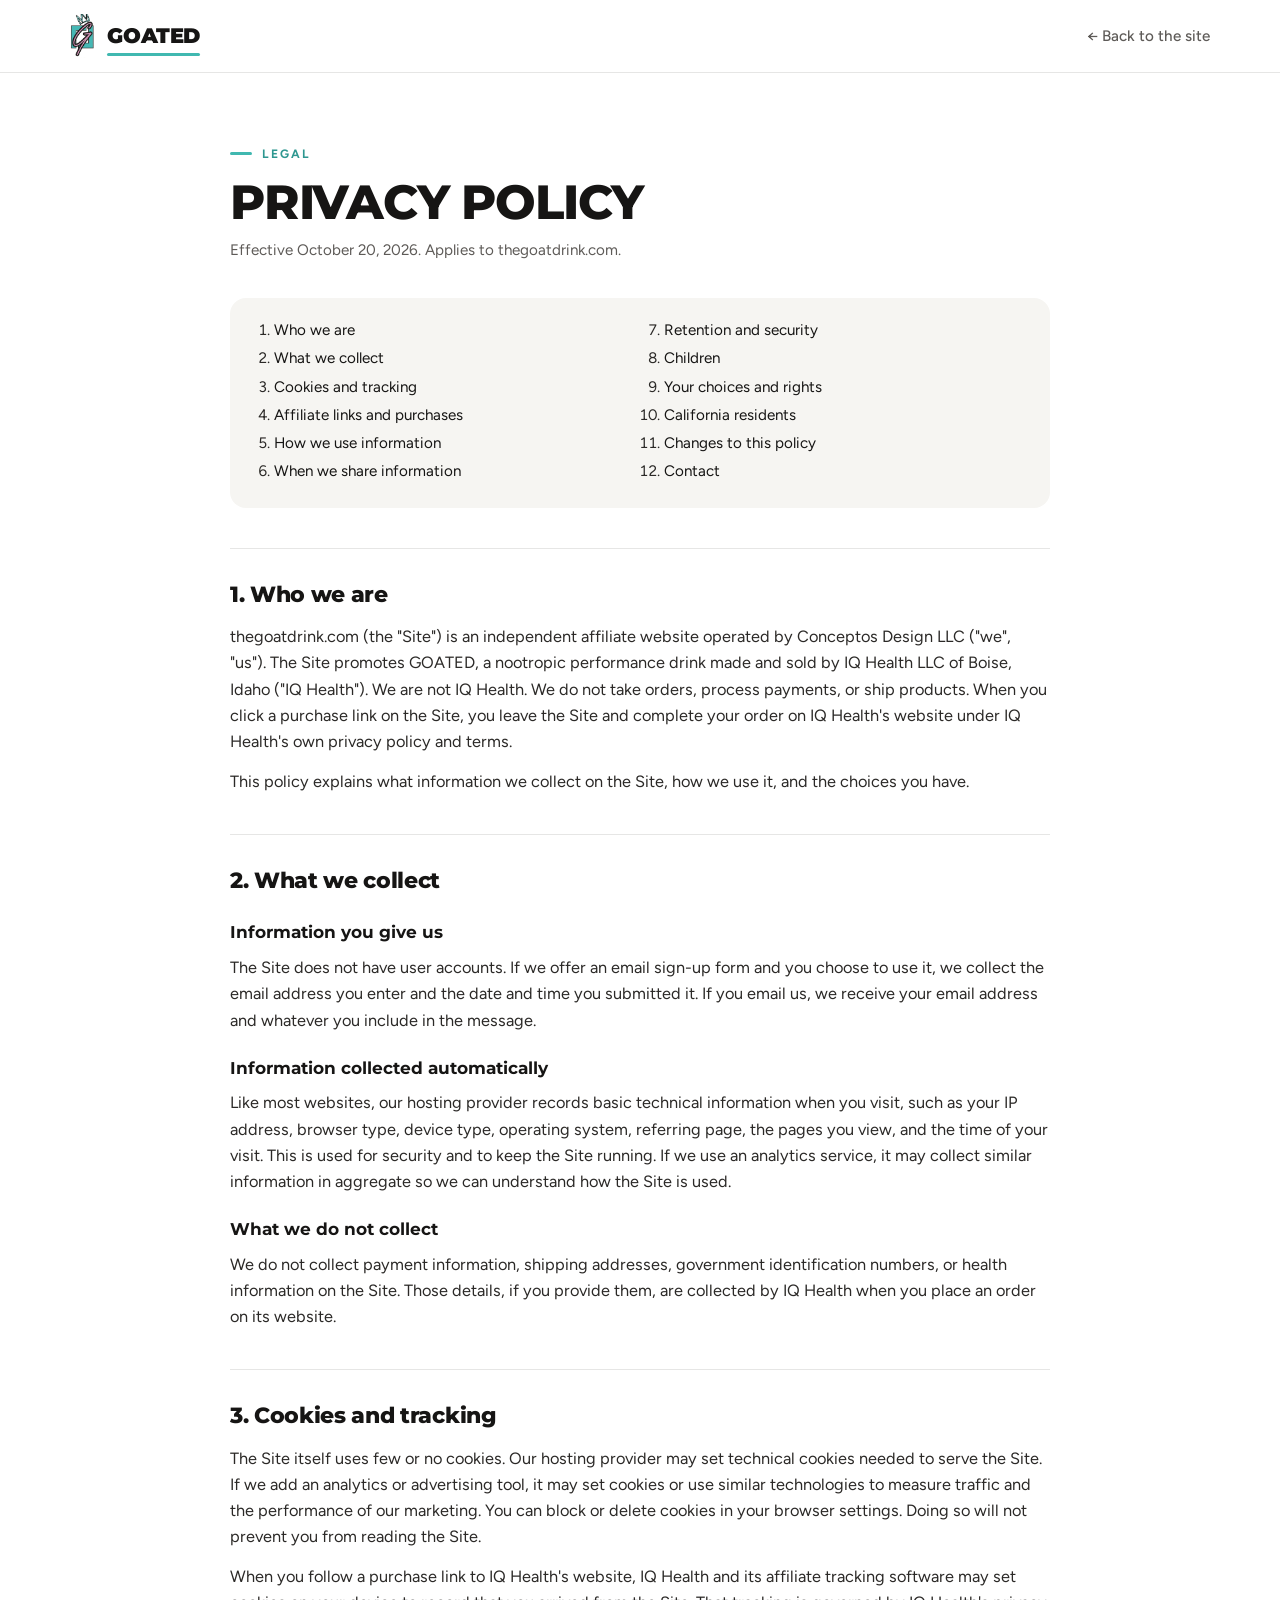
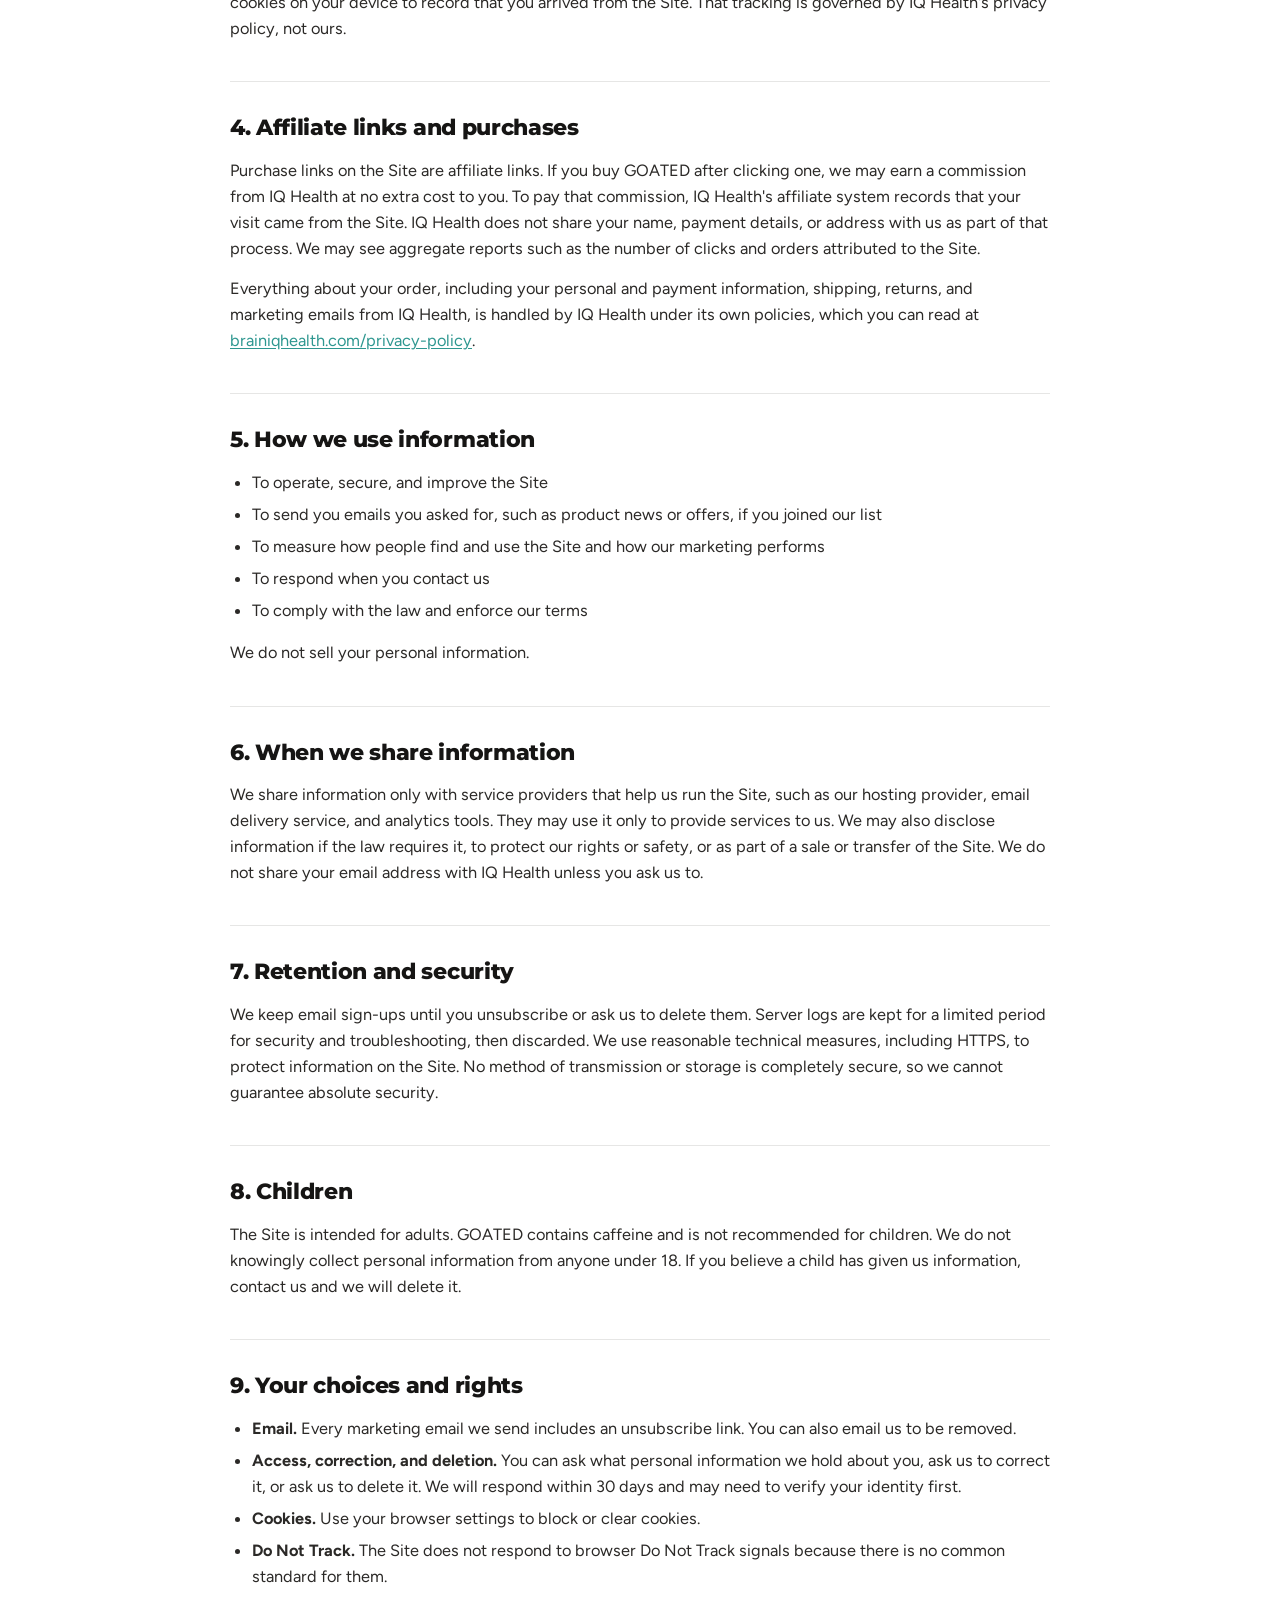
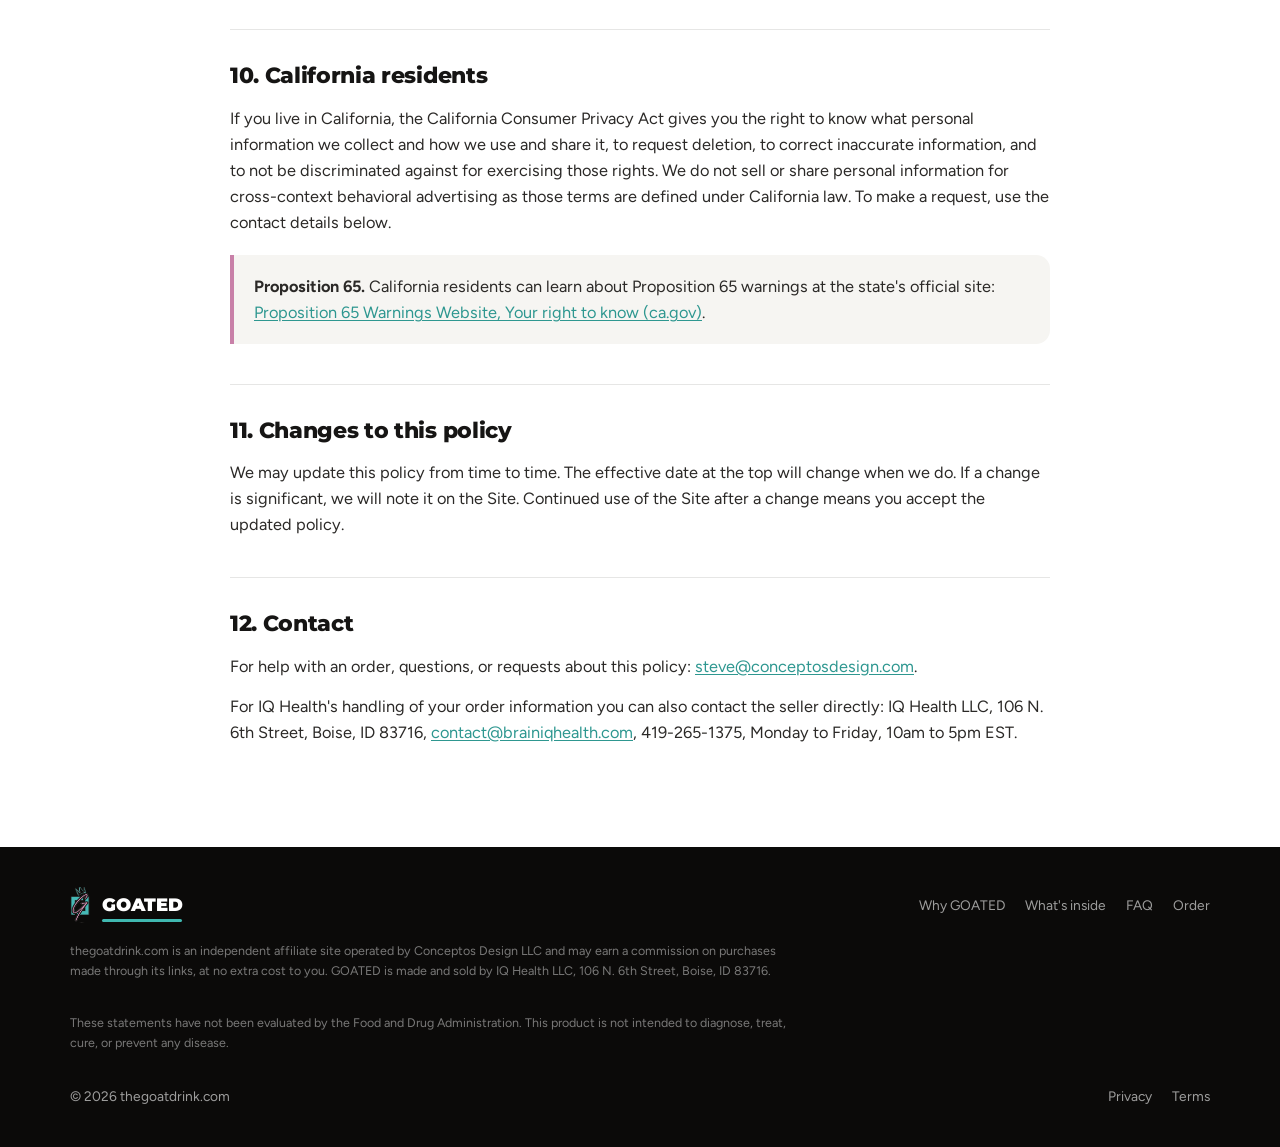
<file: privacy.html>
<!DOCTYPE html>
<html lang="en">
<head>
<meta charset="UTF-8">
<meta name="viewport" content="width=device-width, initial-scale=1.0">
<title>Privacy Policy | The GOAT Drink</title>
<meta name="description" content="How thegoatdrink.com collects, uses and protects your information.">
<link rel="canonical" href="https://thegoatdrink.com/privacy">
<meta name="robots" content="noindex, follow">
<link rel="icon" href="assets/favicon.png">
<link rel="apple-touch-icon" href="assets/apple-touch-icon.png">
<link rel="preconnect" href="https://fonts.googleapis.com">
<link rel="preconnect" href="https://fonts.gstatic.com" crossorigin>
<link href="https://fonts.googleapis.com/css2?family=Montserrat:wght@700;800;900&family=Figtree:wght@400;500;600;700&display=swap" rel="stylesheet">
<link rel="stylesheet" href="legal-style.css">
</head>
<body>
<header class="nav">
  <div class="wrap">
    <a class="brand" href="/"><img src="assets/logo-mark.png" alt="GOATED crown G logo"><span>GOATED</span></a>
    <a class="back" href="/">&larr; Back to the site</a>
  </div>
</header>

<main>
  <div class="wrap">
    <span class="eyebrow">Legal</span>
    <h1>Privacy Policy</h1>
    <p class="meta">Effective October 20, 2026. Applies to thegoatdrink.com.</p>

    <div class="toc">
      <ol>
        <li><a href="#who">Who we are</a></li>
        <li><a href="#collect">What we collect</a></li>
        <li><a href="#cookies">Cookies and tracking</a></li>
        <li><a href="#affiliate">Affiliate links and purchases</a></li>
        <li><a href="#use">How we use information</a></li>
        <li><a href="#share">When we share information</a></li>
        <li><a href="#retain">Retention and security</a></li>
        <li><a href="#children">Children</a></li>
        <li><a href="#rights">Your choices and rights</a></li>
        <li><a href="#california">California residents</a></li>
        <li><a href="#changes">Changes to this policy</a></li>
        <li><a href="#contact">Contact</a></li>
      </ol>
    </div>

    <h2 id="who">1. Who we are</h2>
    <p>thegoatdrink.com (the "Site") is an independent affiliate website operated by Conceptos Design LLC ("we", "us"). The Site promotes GOATED, a nootropic performance drink made and sold by IQ Health LLC of Boise, Idaho ("IQ Health"). We are not IQ Health. We do not take orders, process payments, or ship products. When you click a purchase link on the Site, you leave the Site and complete your order on IQ Health's website under IQ Health's own privacy policy and terms.</p>
    <p>This policy explains what information we collect on the Site, how we use it, and the choices you have.</p>

    <h2 id="collect">2. What we collect</h2>
    <h3>Information you give us</h3>
    <p>The Site does not have user accounts. If we offer an email sign-up form and you choose to use it, we collect the email address you enter and the date and time you submitted it. If you email us, we receive your email address and whatever you include in the message.</p>
    <h3>Information collected automatically</h3>
    <p>Like most websites, our hosting provider records basic technical information when you visit, such as your IP address, browser type, device type, operating system, referring page, the pages you view, and the time of your visit. This is used for security and to keep the Site running. If we use an analytics service, it may collect similar information in aggregate so we can understand how the Site is used.</p>
    <h3>What we do not collect</h3>
    <p>We do not collect payment information, shipping addresses, government identification numbers, or health information on the Site. Those details, if you provide them, are collected by IQ Health when you place an order on its website.</p>

    <h2 id="cookies">3. Cookies and tracking</h2>
    <p>The Site itself uses few or no cookies. Our hosting provider may set technical cookies needed to serve the Site. If we add an analytics or advertising tool, it may set cookies or use similar technologies to measure traffic and the performance of our marketing. You can block or delete cookies in your browser settings. Doing so will not prevent you from reading the Site.</p>
    <p>When you follow a purchase link to IQ Health's website, IQ Health and its affiliate tracking software may set cookies on your device to record that you arrived from the Site. That tracking is governed by IQ Health's privacy policy, not ours.</p>

    <h2 id="affiliate">4. Affiliate links and purchases</h2>
    <p>Purchase links on the Site are affiliate links. If you buy GOATED after clicking one, we may earn a commission from IQ Health at no extra cost to you. To pay that commission, IQ Health's affiliate system records that your visit came from the Site. IQ Health does not share your name, payment details, or address with us as part of that process. We may see aggregate reports such as the number of clicks and orders attributed to the Site.</p>
    <p>Everything about your order, including your personal and payment information, shipping, returns, and marketing emails from IQ Health, is handled by IQ Health under its own policies, which you can read at <a href="https://brainiqhealth.com/privacy-policy/" rel="nofollow">brainiqhealth.com/privacy-policy</a>.</p>

    <h2 id="use">5. How we use information</h2>
    <ul>
      <li>To operate, secure, and improve the Site</li>
      <li>To send you emails you asked for, such as product news or offers, if you joined our list</li>
      <li>To measure how people find and use the Site and how our marketing performs</li>
      <li>To respond when you contact us</li>
      <li>To comply with the law and enforce our terms</li>
    </ul>
    <p>We do not sell your personal information.</p>

    <h2 id="share">6. When we share information</h2>
    <p>We share information only with service providers that help us run the Site, such as our hosting provider, email delivery service, and analytics tools. They may use it only to provide services to us. We may also disclose information if the law requires it, to protect our rights or safety, or as part of a sale or transfer of the Site. We do not share your email address with IQ Health unless you ask us to.</p>

    <h2 id="retain">7. Retention and security</h2>
    <p>We keep email sign-ups until you unsubscribe or ask us to delete them. Server logs are kept for a limited period for security and troubleshooting, then discarded. We use reasonable technical measures, including HTTPS, to protect information on the Site. No method of transmission or storage is completely secure, so we cannot guarantee absolute security.</p>

    <h2 id="children">8. Children</h2>
    <p>The Site is intended for adults. GOATED contains caffeine and is not recommended for children. We do not knowingly collect personal information from anyone under 18. If you believe a child has given us information, contact us and we will delete it.</p>

    <h2 id="rights">9. Your choices and rights</h2>
    <ul>
      <li><strong>Email.</strong> Every marketing email we send includes an unsubscribe link. You can also email us to be removed.</li>
      <li><strong>Access, correction, and deletion.</strong> You can ask what personal information we hold about you, ask us to correct it, or ask us to delete it. We will respond within 30 days and may need to verify your identity first.</li>
      <li><strong>Cookies.</strong> Use your browser settings to block or clear cookies.</li>
      <li><strong>Do Not Track.</strong> The Site does not respond to browser Do Not Track signals because there is no common standard for them.</li>
    </ul>

    <h2 id="california">10. California residents</h2>
    <p>If you live in California, the California Consumer Privacy Act gives you the right to know what personal information we collect and how we use and share it, to request deletion, to correct inaccurate information, and to not be discriminated against for exercising those rights. We do not sell or share personal information for cross-context behavioral advertising as those terms are defined under California law. To make a request, use the contact details below.</p>
    <div class="callout warn">
      <p><strong>Proposition 65.</strong> California residents can learn about Proposition 65 warnings at the state's official site: <a href="https://www.p65warnings.ca.gov/" target="_blank" rel="noopener">Proposition 65 Warnings Website, Your right to know (ca.gov)</a>.</p>
    </div>

    <h2 id="changes">11. Changes to this policy</h2>
    <p>We may update this policy from time to time. The effective date at the top will change when we do. If a change is significant, we will note it on the Site. Continued use of the Site after a change means you accept the updated policy.</p>

    <h2 id="contact">12. Contact</h2>
    <p>For help with an order, questions, or requests about this policy: <a href="mailto:steve@conceptosdesign.com">steve@conceptosdesign.com</a>.</p>
    <p>For IQ Health's handling of your order information you can also contact the seller directly: IQ Health LLC, 106 N. 6th Street, Boise, ID 83716, <a href="mailto:contact@brainiqhealth.com">contact@brainiqhealth.com</a>, 419-265-1375, Monday to Friday, 10am to 5pm EST.</p>
  </div>
</main>

<footer>
  <div class="wrap">
    <div class="row">
      <a class="brand" href="/"><img src="assets/logo-mark.png" alt=""><span style="color:#fff">GOATED</span></a>
      <nav><a href="/#why">Why GOATED</a><a href="/#inside">What's inside</a><a href="/#faq">FAQ</a><a href="/go" rel="nofollow sponsored">Order</a></nav>
    </div>
    <p class="legal">thegoatdrink.com is an independent affiliate site operated by Conceptos Design LLC and may earn a commission on purchases made through its links, at no extra cost to you. GOATED is made and sold by IQ Health LLC, 106 N. 6th Street, Boise, ID 83716.</p>
    <p class="legal">These statements have not been evaluated by the Food and Drug Administration. This product is not intended to diagnose, treat, cure, or prevent any disease.</p>
    <div class="row"><span>&copy; <span id="yr"></span> thegoatdrink.com</span><nav><a href="/privacy">Privacy</a><a href="/terms">Terms</a></nav></div>
  </div>
</footer>
<script>document.getElementById('yr').textContent=new Date().getFullYear();</script>
</body>
</html>
</file>
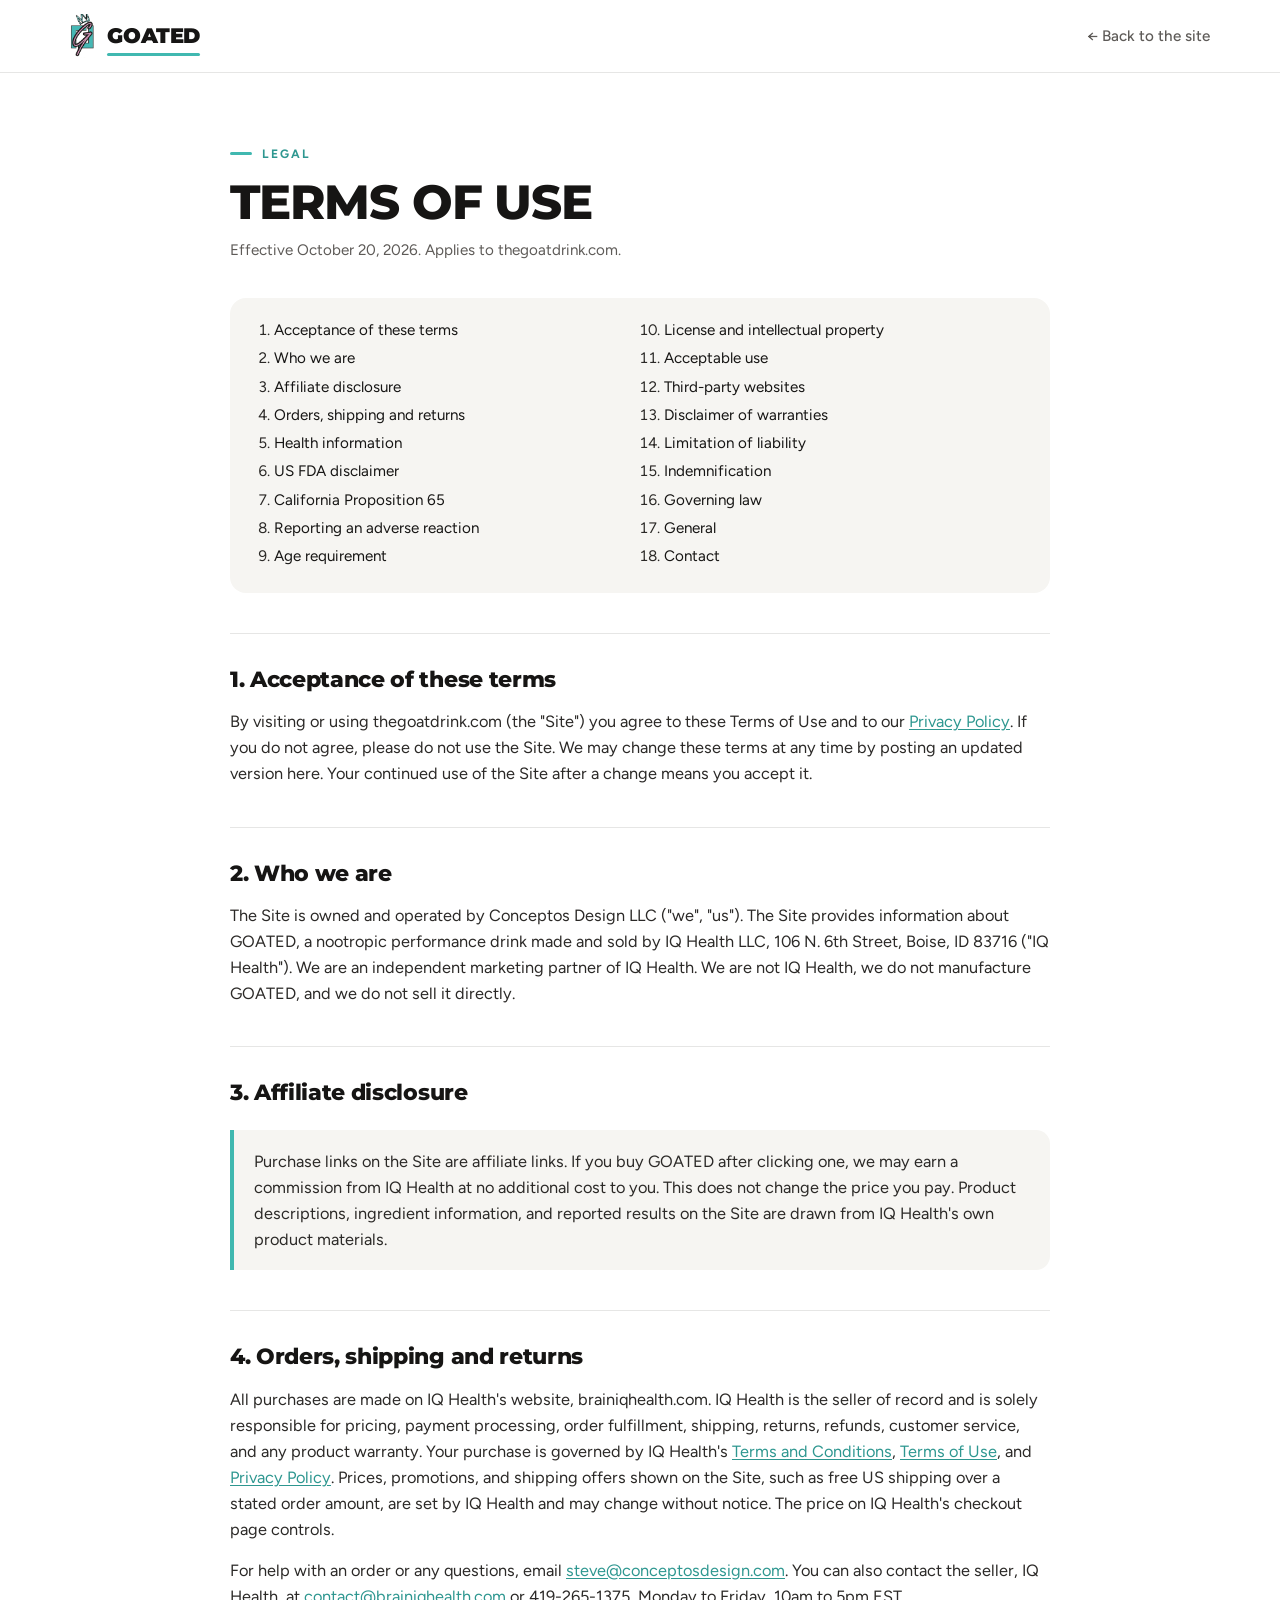
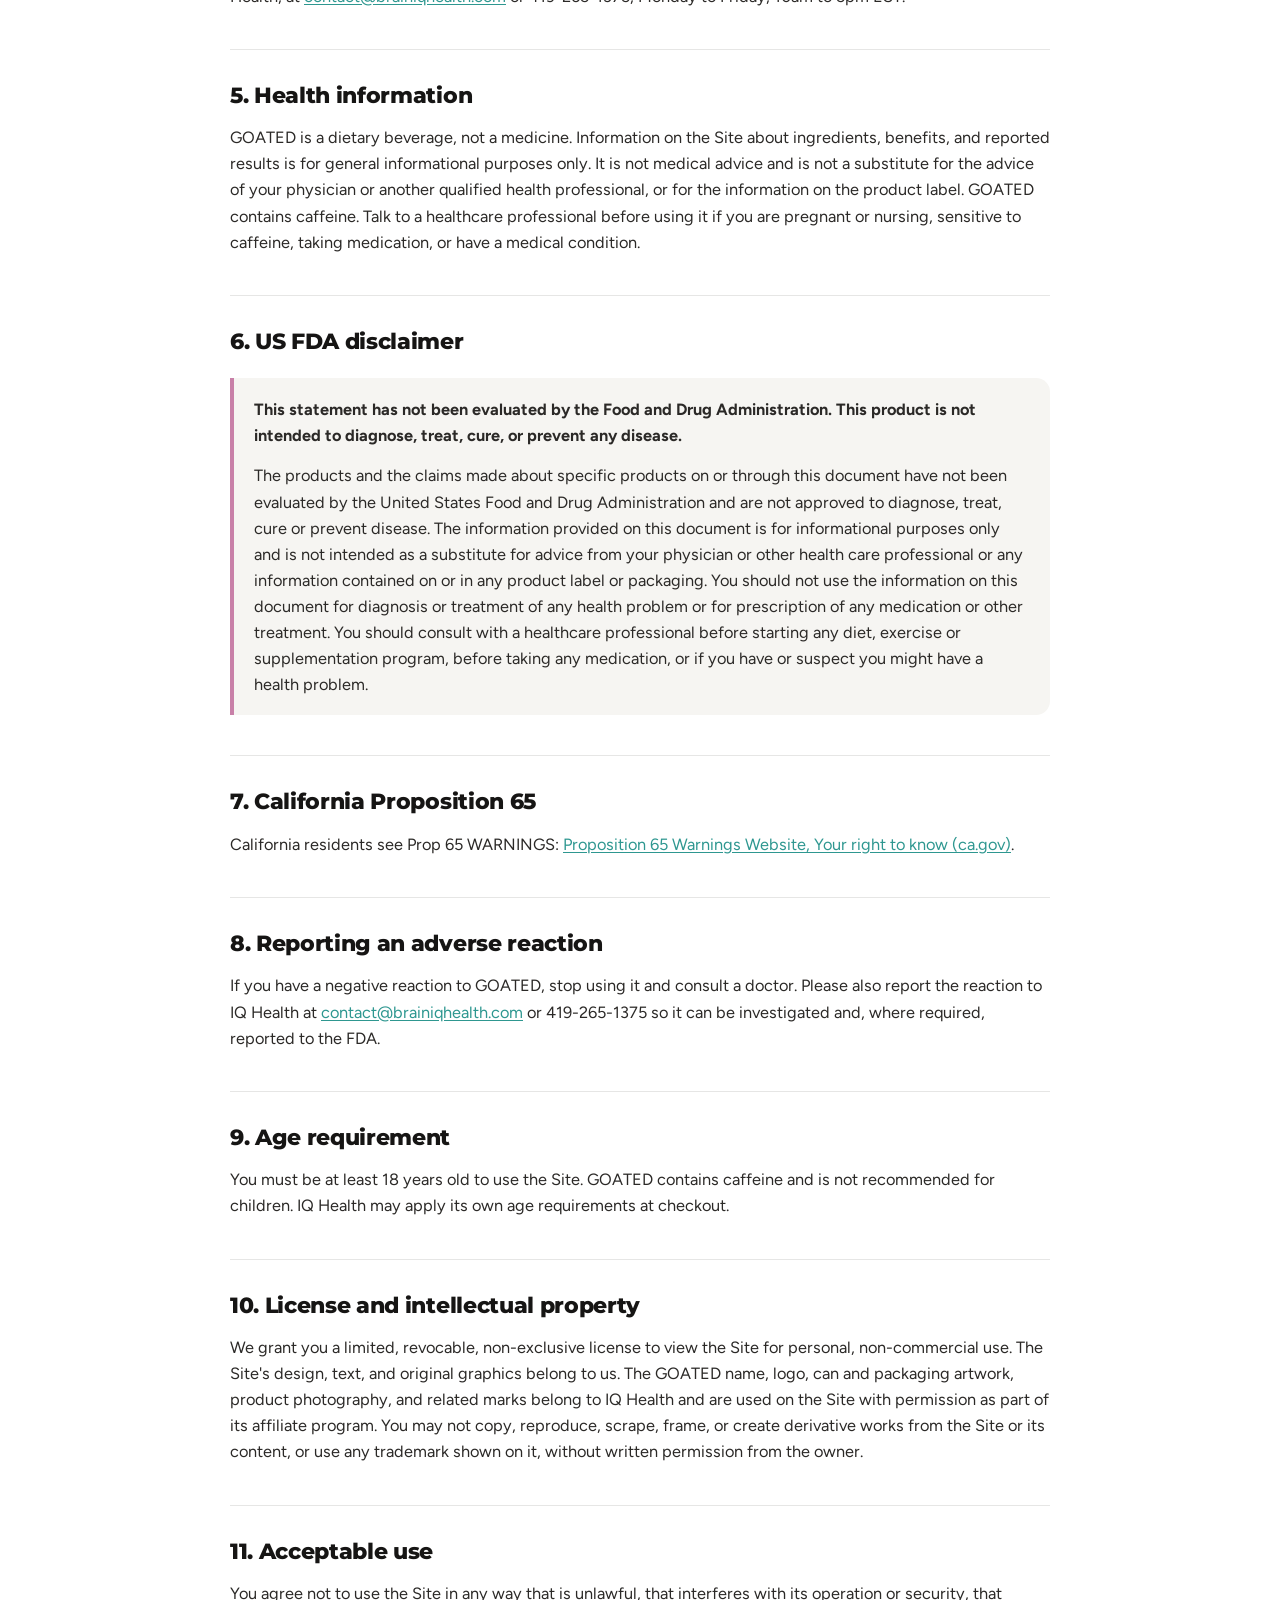
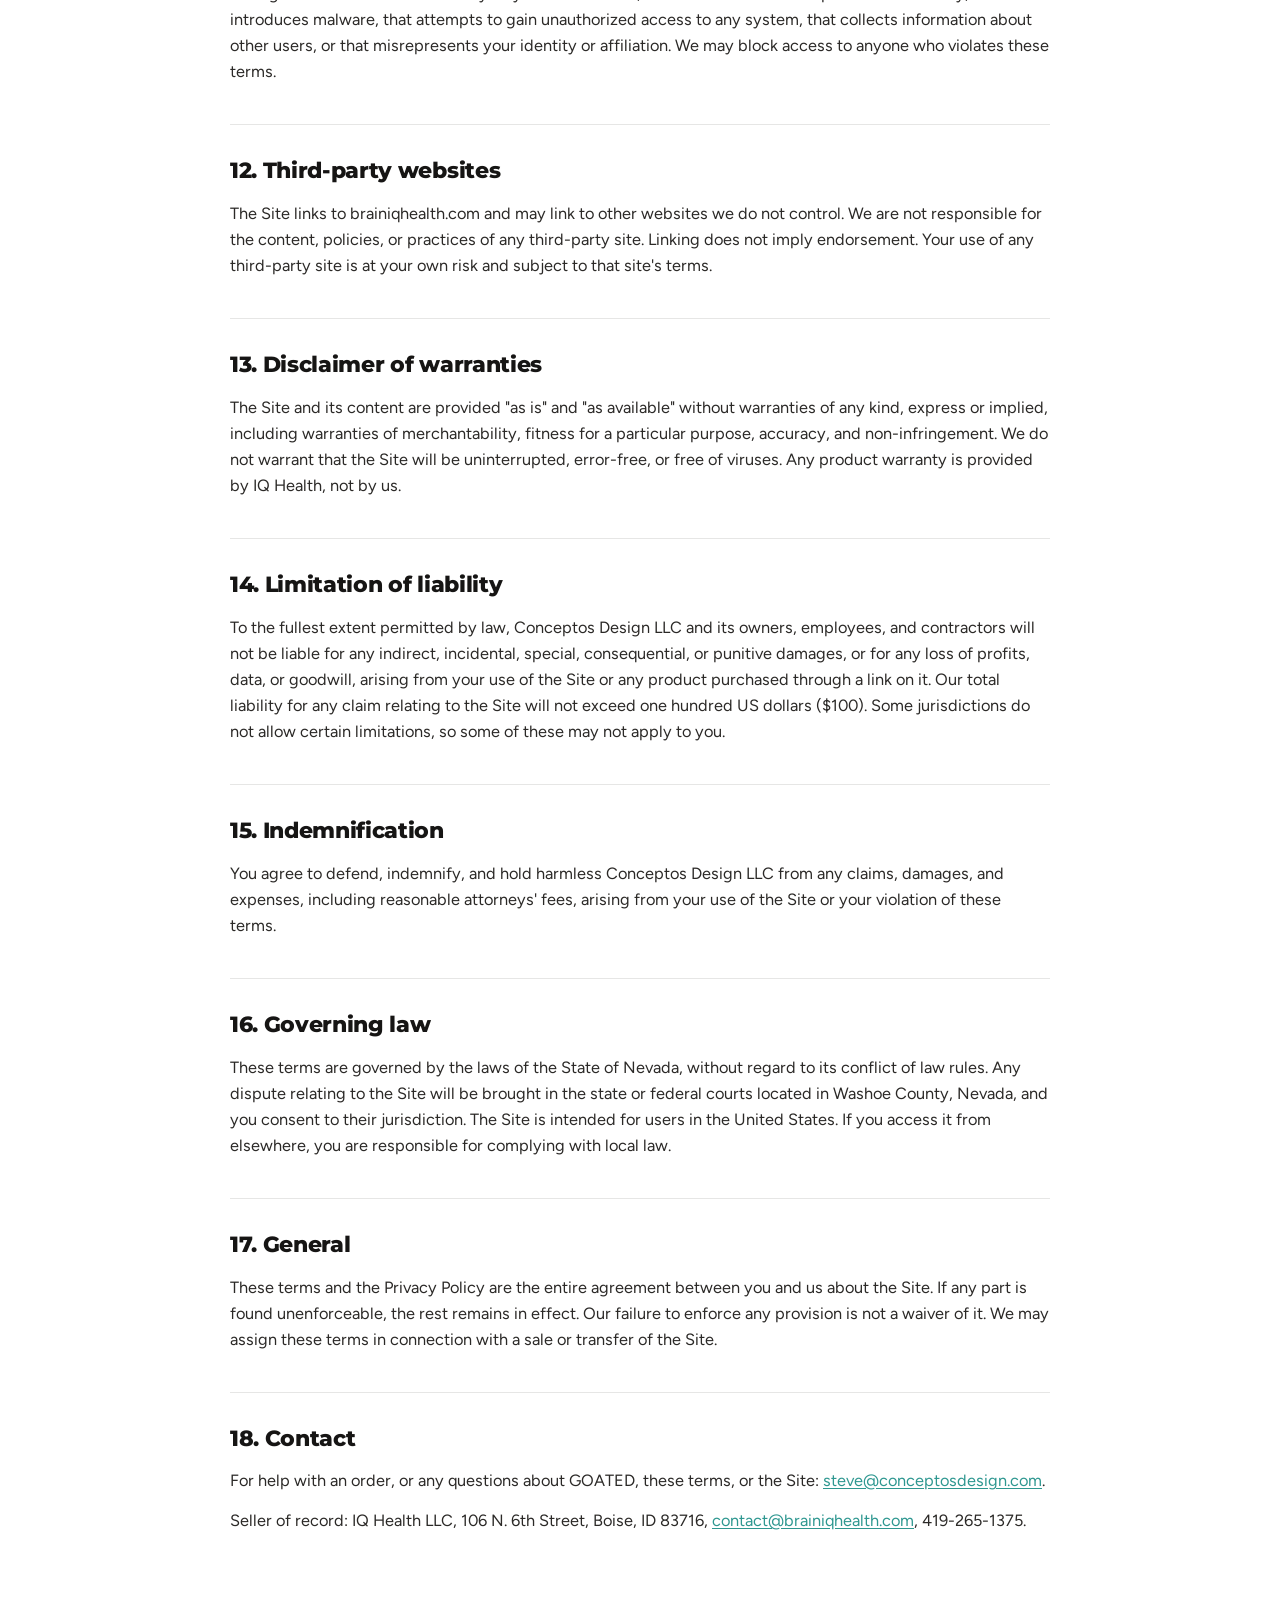
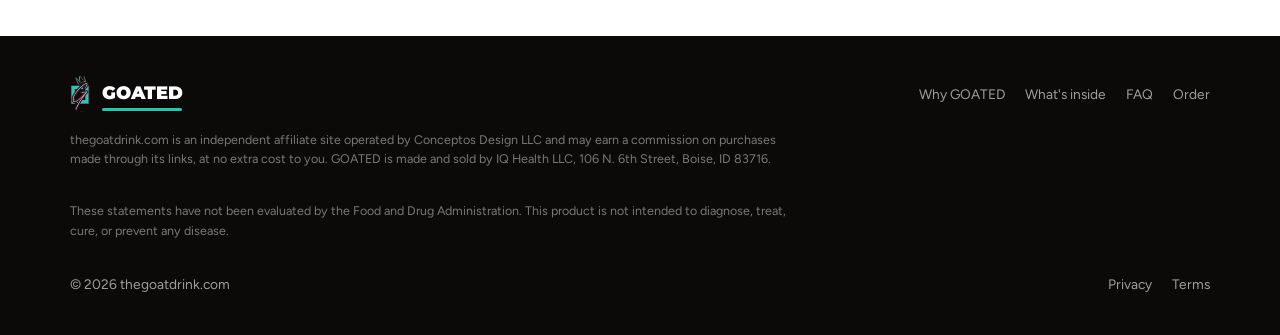
<file: terms.html>
<!DOCTYPE html>
<html lang="en">
<head>
<meta charset="UTF-8">
<meta name="viewport" content="width=device-width, initial-scale=1.0">
<title>Terms of Use | The GOAT Drink</title>
<meta name="description" content="Terms of use, health disclaimers, and affiliate disclosure for thegoatdrink.com.">
<link rel="canonical" href="https://thegoatdrink.com/terms">
<meta name="robots" content="noindex, follow">
<link rel="icon" href="assets/favicon.png">
<link rel="apple-touch-icon" href="assets/apple-touch-icon.png">
<link rel="preconnect" href="https://fonts.googleapis.com">
<link rel="preconnect" href="https://fonts.gstatic.com" crossorigin>
<link href="https://fonts.googleapis.com/css2?family=Montserrat:wght@700;800;900&family=Figtree:wght@400;500;600;700&display=swap" rel="stylesheet">
<link rel="stylesheet" href="legal-style.css">
</head>
<body>
<header class="nav">
  <div class="wrap">
    <a class="brand" href="/"><img src="assets/logo-mark.png" alt="GOATED crown G logo"><span>GOATED</span></a>
    <a class="back" href="/">&larr; Back to the site</a>
  </div>
</header>

<main>
  <div class="wrap">
    <span class="eyebrow">Legal</span>
    <h1>Terms of Use</h1>
    <p class="meta">Effective October 20, 2026. Applies to thegoatdrink.com.</p>

    <div class="toc">
      <ol>
        <li><a href="#accept">Acceptance of these terms</a></li>
        <li><a href="#who">Who we are</a></li>
        <li><a href="#affiliate">Affiliate disclosure</a></li>
        <li><a href="#orders">Orders, shipping and returns</a></li>
        <li><a href="#health">Health information</a></li>
        <li><a href="#fda">US FDA disclaimer</a></li>
        <li><a href="#prop65">California Proposition 65</a></li>
        <li><a href="#adverse">Reporting an adverse reaction</a></li>
        <li><a href="#age">Age requirement</a></li>
        <li><a href="#license">License and intellectual property</a></li>
        <li><a href="#conduct">Acceptable use</a></li>
        <li><a href="#links">Third-party websites</a></li>
        <li><a href="#warranty">Disclaimer of warranties</a></li>
        <li><a href="#liability">Limitation of liability</a></li>
        <li><a href="#indemnity">Indemnification</a></li>
        <li><a href="#law">Governing law</a></li>
        <li><a href="#misc">General</a></li>
        <li><a href="#contact">Contact</a></li>
      </ol>
    </div>

    <h2 id="accept">1. Acceptance of these terms</h2>
    <p>By visiting or using thegoatdrink.com (the "Site") you agree to these Terms of Use and to our <a href="/privacy">Privacy Policy</a>. If you do not agree, please do not use the Site. We may change these terms at any time by posting an updated version here. Your continued use of the Site after a change means you accept it.</p>

    <h2 id="who">2. Who we are</h2>
    <p>The Site is owned and operated by Conceptos Design LLC ("we", "us"). The Site provides information about GOATED, a nootropic performance drink made and sold by IQ Health LLC, 106 N. 6th Street, Boise, ID 83716 ("IQ Health"). We are an independent marketing partner of IQ Health. We are not IQ Health, we do not manufacture GOATED, and we do not sell it directly.</p>

    <h2 id="affiliate">3. Affiliate disclosure</h2>
    <div class="callout">
      <p>Purchase links on the Site are affiliate links. If you buy GOATED after clicking one, we may earn a commission from IQ Health at no additional cost to you. This does not change the price you pay. Product descriptions, ingredient information, and reported results on the Site are drawn from IQ Health's own product materials.</p>
    </div>

    <h2 id="orders">4. Orders, shipping and returns</h2>
    <p>All purchases are made on IQ Health's website, brainiqhealth.com. IQ Health is the seller of record and is solely responsible for pricing, payment processing, order fulfillment, shipping, returns, refunds, customer service, and any product warranty. Your purchase is governed by IQ Health's <a href="https://brainiqhealth.com/terms-and-conditions/" rel="nofollow">Terms and Conditions</a>, <a href="https://brainiqhealth.com/terms-of-use/" rel="nofollow">Terms of Use</a>, and <a href="https://brainiqhealth.com/privacy-policy/" rel="nofollow">Privacy Policy</a>. Prices, promotions, and shipping offers shown on the Site, such as free US shipping over a stated order amount, are set by IQ Health and may change without notice. The price on IQ Health's checkout page controls.</p>
    <p>For help with an order or any questions, email <a href="mailto:steve@conceptosdesign.com">steve@conceptosdesign.com</a>. You can also contact the seller, IQ Health, at <a href="mailto:contact@brainiqhealth.com">contact@brainiqhealth.com</a> or 419-265-1375, Monday to Friday, 10am to 5pm EST.</p>

    <h2 id="health">5. Health information</h2>
    <p>GOATED is a dietary beverage, not a medicine. Information on the Site about ingredients, benefits, and reported results is for general informational purposes only. It is not medical advice and is not a substitute for the advice of your physician or another qualified health professional, or for the information on the product label. GOATED contains caffeine. Talk to a healthcare professional before using it if you are pregnant or nursing, sensitive to caffeine, taking medication, or have a medical condition.</p>

    <h2 id="fda">6. US FDA disclaimer</h2>
    <div class="callout warn">
      <p><strong>This statement has not been evaluated by the Food and Drug Administration. This product is not intended to diagnose, treat, cure, or prevent any disease.</strong></p>
      <p>The products and the claims made about specific products on or through this document have not been evaluated by the United States Food and Drug Administration and are not approved to diagnose, treat, cure or prevent disease. The information provided on this document is for informational purposes only and is not intended as a substitute for advice from your physician or other health care professional or any information contained on or in any product label or packaging. You should not use the information on this document for diagnosis or treatment of any health problem or for prescription of any medication or other treatment. You should consult with a healthcare professional before starting any diet, exercise or supplementation program, before taking any medication, or if you have or suspect you might have a health problem.</p>
    </div>

    <h2 id="prop65">7. California Proposition 65</h2>
    <p>California residents see Prop 65 WARNINGS: <a href="https://www.p65warnings.ca.gov/" target="_blank" rel="noopener">Proposition 65 Warnings Website, Your right to know (ca.gov)</a>.</p>

    <h2 id="adverse">8. Reporting an adverse reaction</h2>
    <p>If you have a negative reaction to GOATED, stop using it and consult a doctor. Please also report the reaction to IQ Health at <a href="mailto:contact@brainiqhealth.com">contact@brainiqhealth.com</a> or 419-265-1375 so it can be investigated and, where required, reported to the FDA.</p>

    <h2 id="age">9. Age requirement</h2>
    <p>You must be at least 18 years old to use the Site. GOATED contains caffeine and is not recommended for children. IQ Health may apply its own age requirements at checkout.</p>

    <h2 id="license">10. License and intellectual property</h2>
    <p>We grant you a limited, revocable, non-exclusive license to view the Site for personal, non-commercial use. The Site's design, text, and original graphics belong to us. The GOATED name, logo, can and packaging artwork, product photography, and related marks belong to IQ Health and are used on the Site with permission as part of its affiliate program. You may not copy, reproduce, scrape, frame, or create derivative works from the Site or its content, or use any trademark shown on it, without written permission from the owner.</p>

    <h2 id="conduct">11. Acceptable use</h2>
    <p>You agree not to use the Site in any way that is unlawful, that interferes with its operation or security, that introduces malware, that attempts to gain unauthorized access to any system, that collects information about other users, or that misrepresents your identity or affiliation. We may block access to anyone who violates these terms.</p>

    <h2 id="links">12. Third-party websites</h2>
    <p>The Site links to brainiqhealth.com and may link to other websites we do not control. We are not responsible for the content, policies, or practices of any third-party site. Linking does not imply endorsement. Your use of any third-party site is at your own risk and subject to that site's terms.</p>

    <h2 id="warranty">13. Disclaimer of warranties</h2>
    <p>The Site and its content are provided "as is" and "as available" without warranties of any kind, express or implied, including warranties of merchantability, fitness for a particular purpose, accuracy, and non-infringement. We do not warrant that the Site will be uninterrupted, error-free, or free of viruses. Any product warranty is provided by IQ Health, not by us.</p>

    <h2 id="liability">14. Limitation of liability</h2>
    <p>To the fullest extent permitted by law, Conceptos Design LLC and its owners, employees, and contractors will not be liable for any indirect, incidental, special, consequential, or punitive damages, or for any loss of profits, data, or goodwill, arising from your use of the Site or any product purchased through a link on it. Our total liability for any claim relating to the Site will not exceed one hundred US dollars ($100). Some jurisdictions do not allow certain limitations, so some of these may not apply to you.</p>

    <h2 id="indemnity">15. Indemnification</h2>
    <p>You agree to defend, indemnify, and hold harmless Conceptos Design LLC from any claims, damages, and expenses, including reasonable attorneys' fees, arising from your use of the Site or your violation of these terms.</p>

    <h2 id="law">16. Governing law</h2>
    <p>These terms are governed by the laws of the State of Nevada, without regard to its conflict of law rules. Any dispute relating to the Site will be brought in the state or federal courts located in Washoe County, Nevada, and you consent to their jurisdiction. The Site is intended for users in the United States. If you access it from elsewhere, you are responsible for complying with local law.</p>

    <h2 id="misc">17. General</h2>
    <p>These terms and the Privacy Policy are the entire agreement between you and us about the Site. If any part is found unenforceable, the rest remains in effect. Our failure to enforce any provision is not a waiver of it. We may assign these terms in connection with a sale or transfer of the Site.</p>

    <h2 id="contact">18. Contact</h2>
    <p>For help with an order, or any questions about GOATED, these terms, or the Site: <a href="mailto:steve@conceptosdesign.com">steve@conceptosdesign.com</a>.</p>
    <p>Seller of record: IQ Health LLC, 106 N. 6th Street, Boise, ID 83716, <a href="mailto:contact@brainiqhealth.com">contact@brainiqhealth.com</a>, 419-265-1375.</p>
  </div>
</main>

<footer>
  <div class="wrap">
    <div class="row">
      <a class="brand" href="/"><img src="assets/logo-mark.png" alt=""><span style="color:#fff">GOATED</span></a>
      <nav><a href="/#why">Why GOATED</a><a href="/#inside">What's inside</a><a href="/#faq">FAQ</a><a href="/go" rel="nofollow sponsored">Order</a></nav>
    </div>
    <p class="legal">thegoatdrink.com is an independent affiliate site operated by Conceptos Design LLC and may earn a commission on purchases made through its links, at no extra cost to you. GOATED is made and sold by IQ Health LLC, 106 N. 6th Street, Boise, ID 83716.</p>
    <p class="legal">These statements have not been evaluated by the Food and Drug Administration. This product is not intended to diagnose, treat, cure, or prevent any disease.</p>
    <div class="row"><span>&copy; <span id="yr"></span> thegoatdrink.com</span><nav><a href="/privacy">Privacy</a><a href="/terms">Terms</a></nav></div>
  </div>
</footer>
<script>document.getElementById('yr').textContent=new Date().getFullYear();</script>
</body>
</html>
</file>
<file: legal-style.css>
/* Shared styles for legal pages. Mirrors the tokens in index.html. */
:root{--teal:#40b8b0;--teal-dark:#2e9790;--pink:#c880a8;--black:#0b0a09;--ink:#161514;--muted:#5e5b58;--paper:#fff;--paper-2:#f6f5f2;--line:rgba(11,10,9,.1);--head:"Montserrat",system-ui,sans-serif;--body:"Figtree",system-ui,sans-serif}
*{box-sizing:border-box;margin:0;padding:0}
body{background:var(--paper);color:var(--ink);font-family:var(--body);line-height:1.6;-webkit-font-smoothing:antialiased;overflow-x:clip}
a{color:var(--teal-dark);text-decoration:underline;text-underline-offset:2px}
.wrap{width:min(100% - 32px,820px);margin-inline:auto}
.nav{position:sticky;top:0;z-index:50;background:rgba(255,255,255,.9);backdrop-filter:blur(12px);border-bottom:1px solid var(--line)}
.nav .wrap{width:min(100% - 32px,1140px);display:flex;align-items:center;justify-content:space-between;height:72px}
.brand{display:flex;align-items:center;gap:10px;font-family:var(--head);font-weight:900;font-size:1.3rem;letter-spacing:-.02em;color:var(--ink);text-decoration:none}
.brand img{height:44px;width:auto}
.brand span{position:relative}
.brand span::after{content:"";position:absolute;left:0;right:0;bottom:-3px;height:3px;background:var(--teal);border-radius:2px}
.nav a.back{text-decoration:none;color:var(--muted);font-weight:500;font-size:.95rem}
.nav a.back:hover{color:var(--ink)}
main{padding:64px 0 88px}
.eyebrow{display:inline-flex;align-items:center;gap:10px;font-size:.76rem;font-weight:700;letter-spacing:.16em;text-transform:uppercase;color:var(--teal-dark);margin-bottom:14px}
.eyebrow::before{content:"";width:22px;height:3px;background:var(--teal);border-radius:2px}
h1{font-family:var(--head);font-weight:800;font-size:clamp(2rem,5vw,3rem);letter-spacing:-.025em;line-height:1.05;text-transform:uppercase;margin-bottom:10px}
.meta{color:var(--muted);font-size:.95rem;margin-bottom:36px}
h2{font-family:var(--head);font-weight:800;font-size:1.35rem;letter-spacing:-.015em;margin:40px 0 12px;padding-top:28px;border-top:1px solid var(--line)}
h3{font-family:var(--head);font-weight:700;font-size:1.05rem;margin:22px 0 8px}
p,li{color:#2b2927;font-size:1.02rem}
p{margin-bottom:14px}
ul{margin:0 0 16px 22px}
li{margin-bottom:6px}
.callout{background:var(--paper-2);border-left:4px solid var(--teal);border-radius:0 14px 14px 0;padding:18px 20px;margin:20px 0}
.callout.warn{border-left-color:var(--pink)}
.callout p:last-child{margin-bottom:0}
.toc{background:var(--paper-2);border-radius:16px;padding:20px 24px;margin-bottom:12px}
.toc ol{margin-left:20px;columns:2;column-gap:28px}
.toc li{font-size:.95rem;margin-bottom:4px}
.toc a{text-decoration:none;color:var(--ink)}
.toc a:hover{color:var(--teal-dark)}
@media (max-width:600px){.toc ol{columns:1}}
footer{background:var(--black);color:rgba(255,255,255,.6);padding:40px 0;font-size:.86rem}
footer .wrap{width:min(100% - 32px,1140px);display:grid;gap:18px}
footer .row{display:flex;justify-content:space-between;gap:16px;flex-wrap:wrap;align-items:center}
footer nav{display:flex;gap:20px}
footer nav a{color:inherit;text-decoration:none}
footer nav a:hover{color:#fff}
footer .legal{font-size:.78rem;line-height:1.6;max-width:92ch;color:rgba(255,255,255,.45)}
footer .legal a{color:rgba(255,255,255,.7)}
footer .brand{color:#fff;font-size:1.1rem}
footer .brand img{height:36px}
</file>
